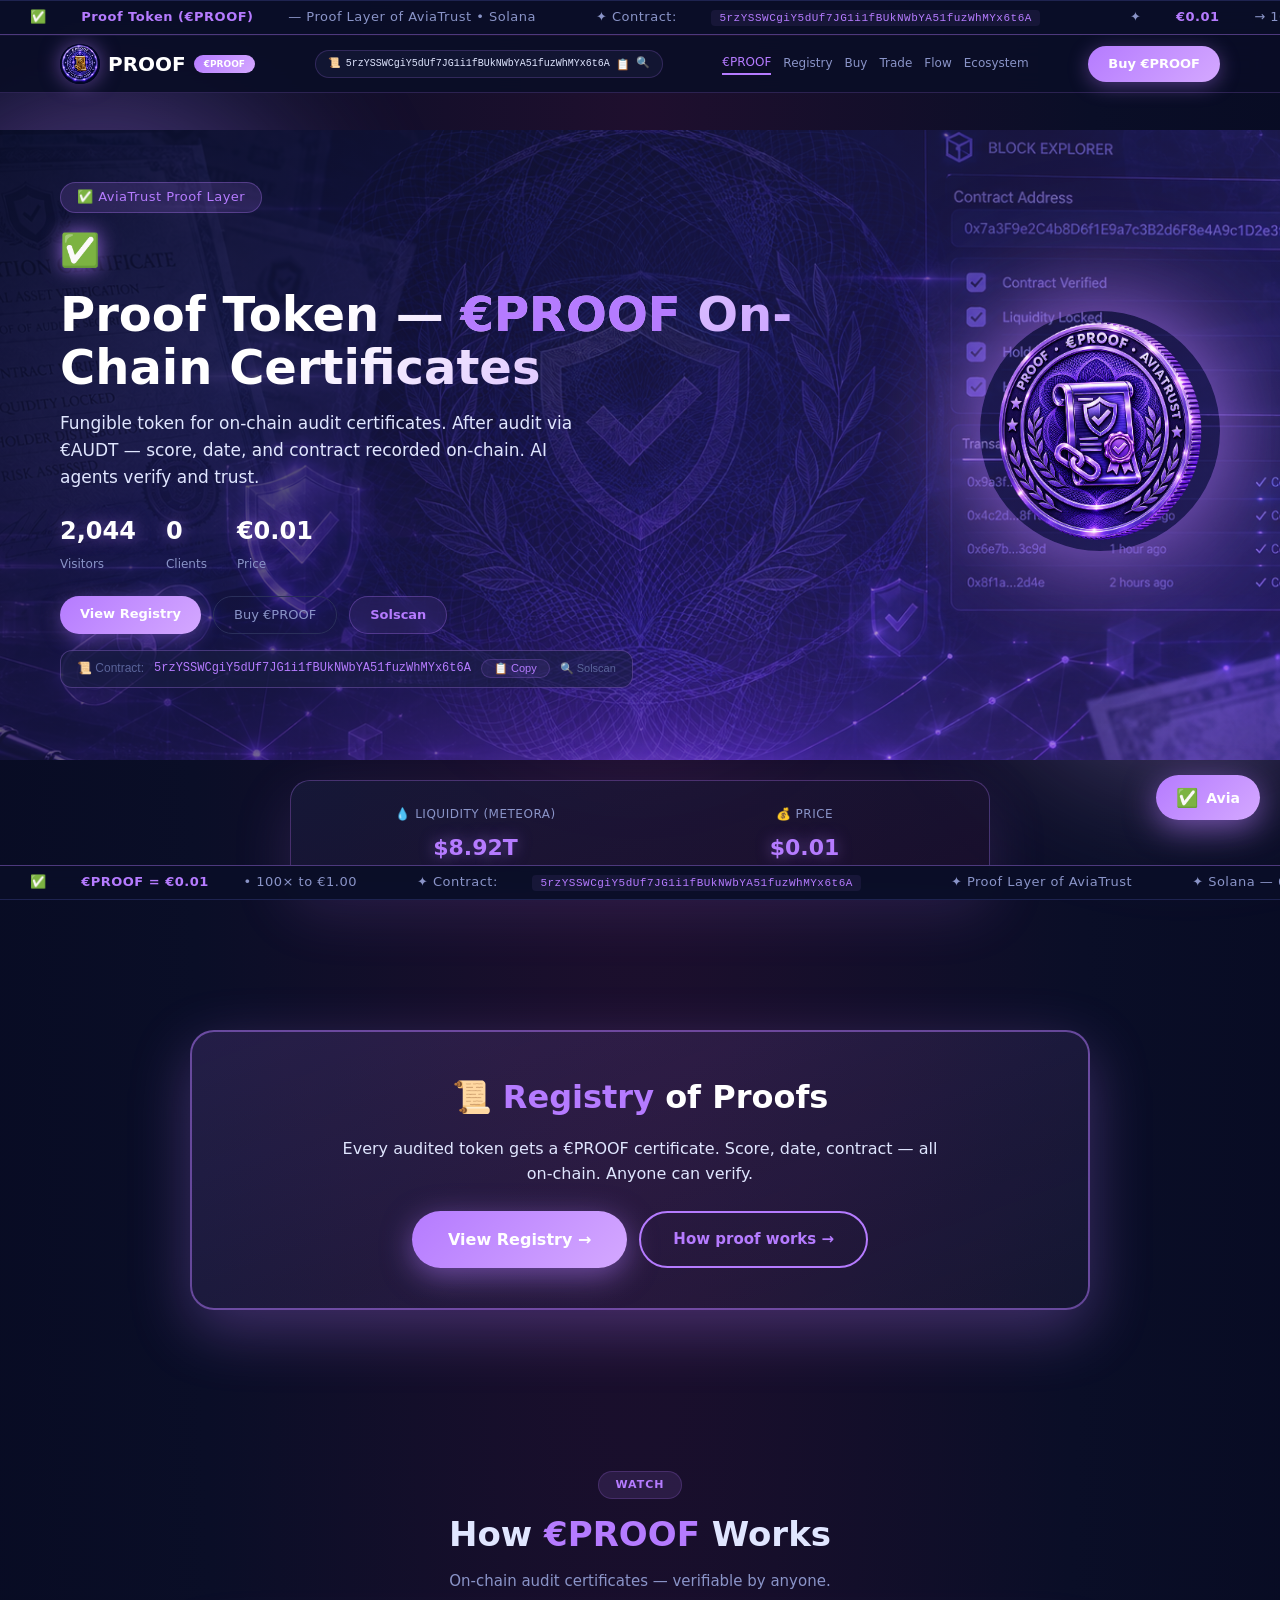
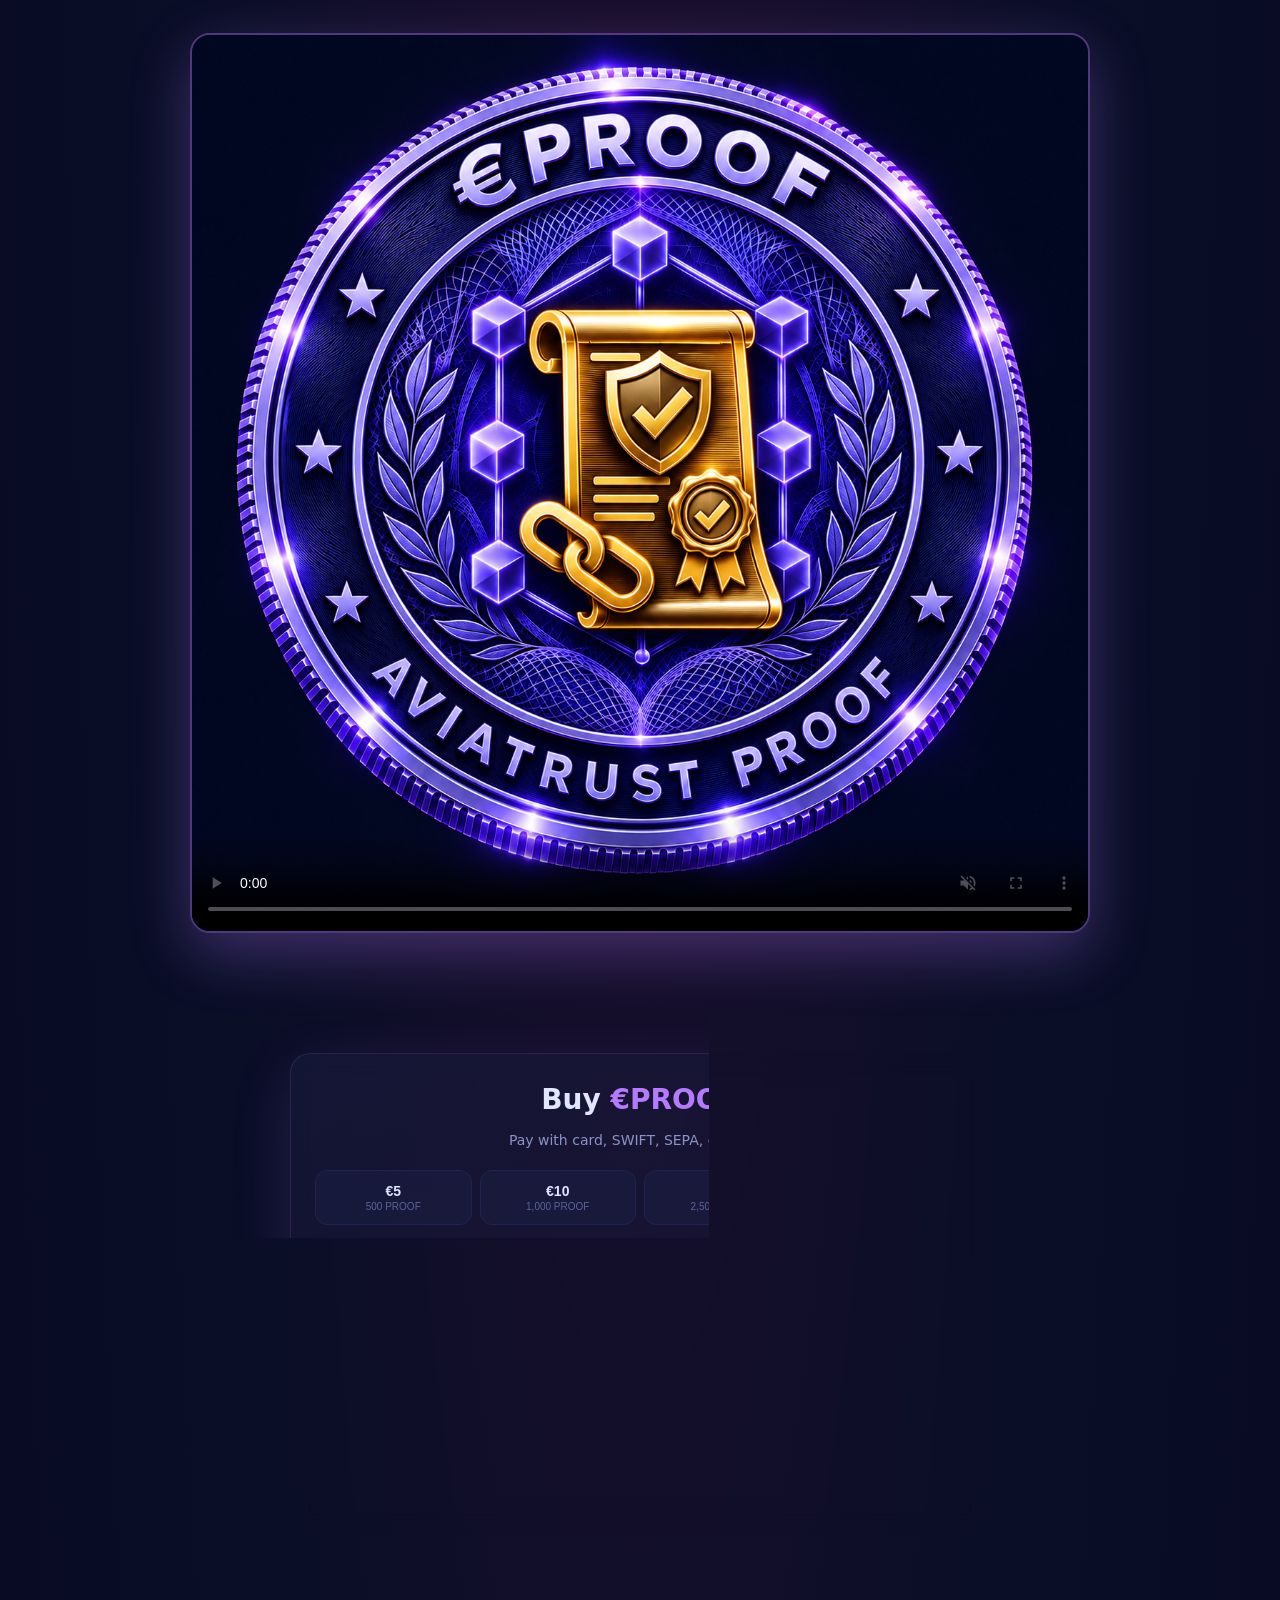
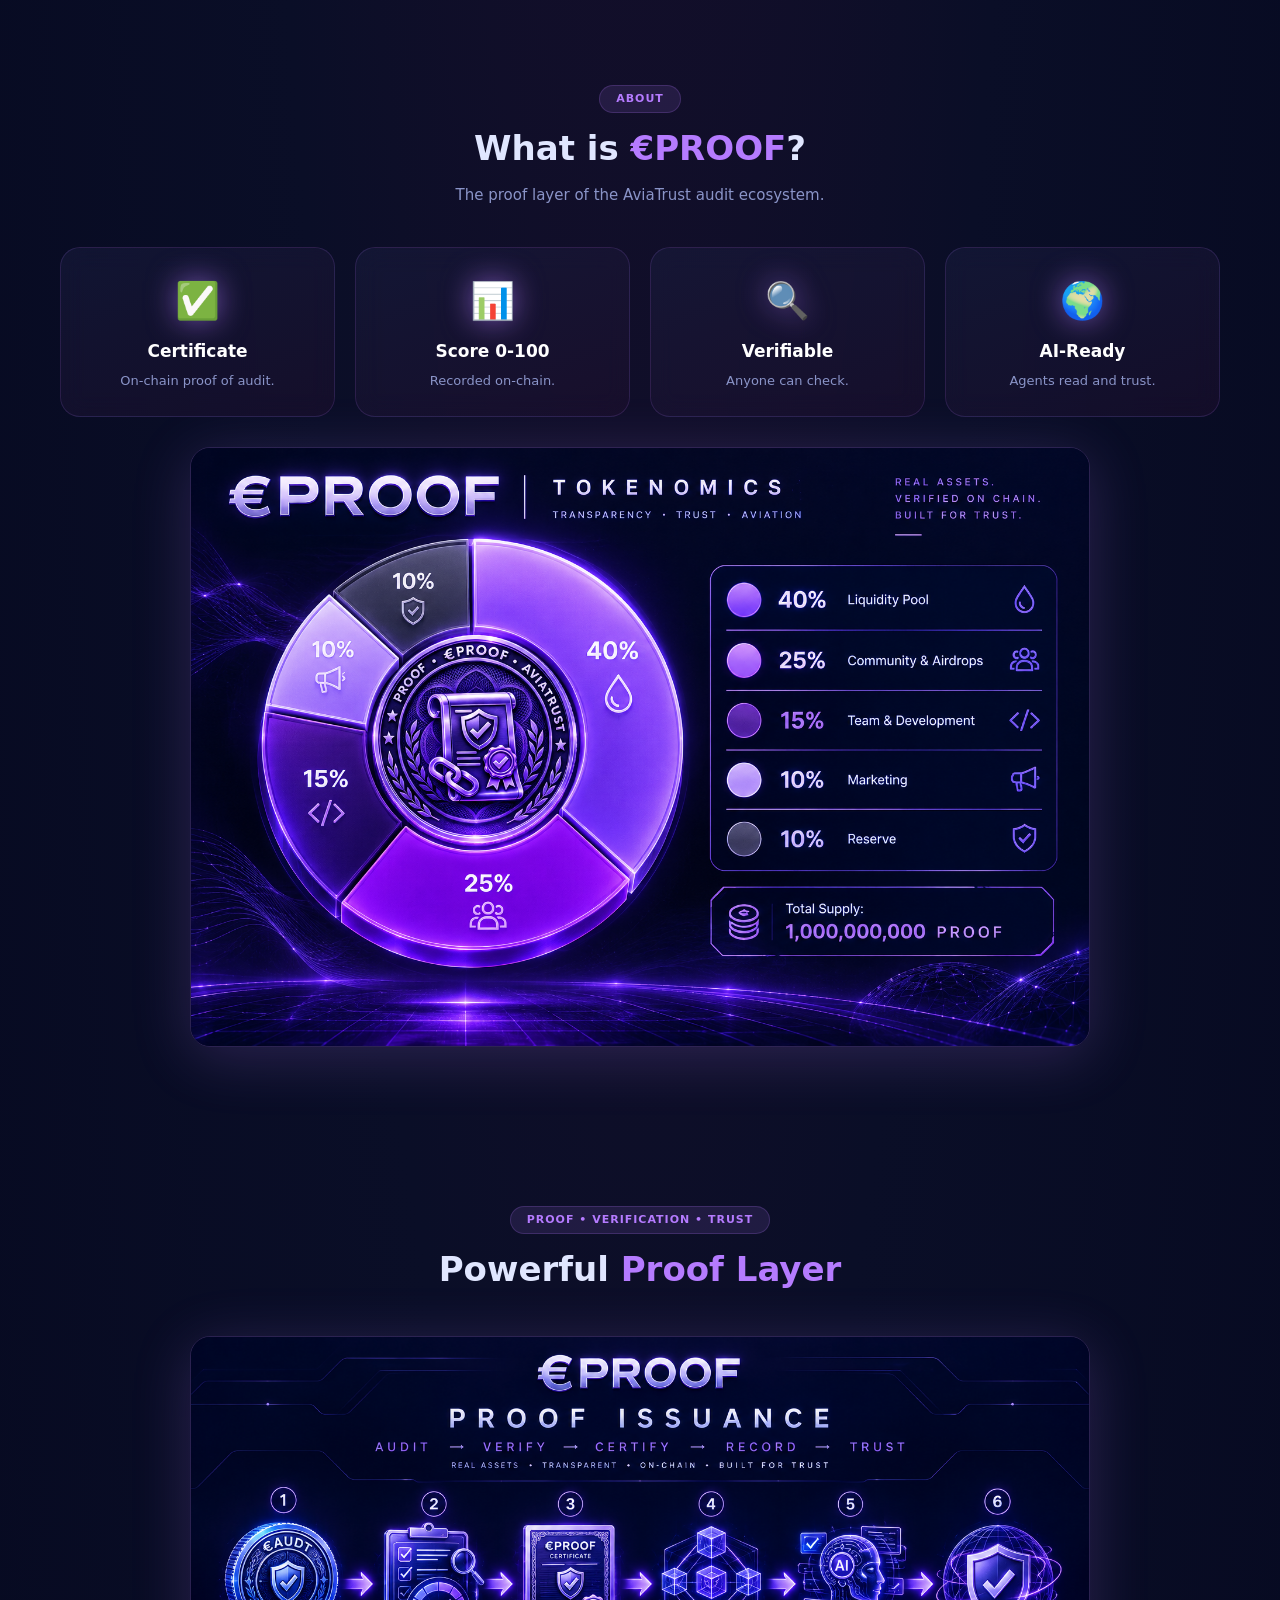
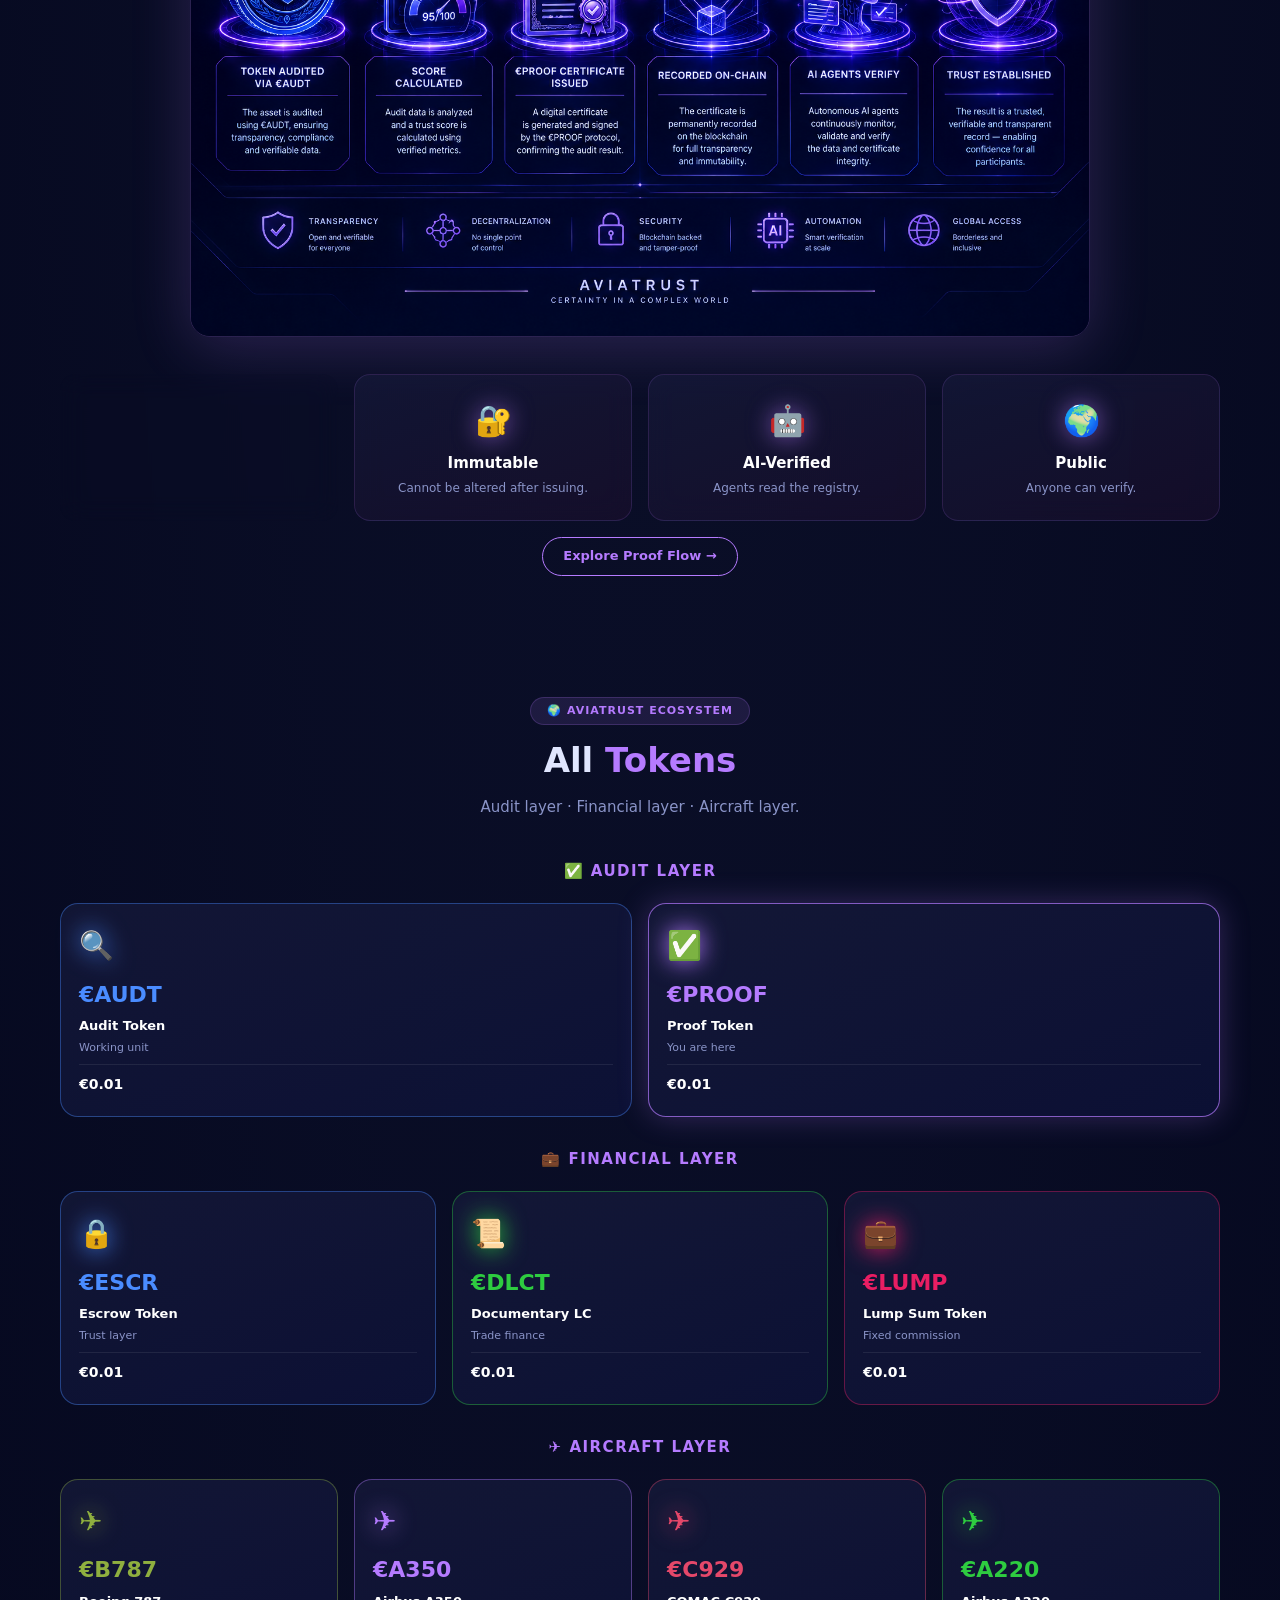
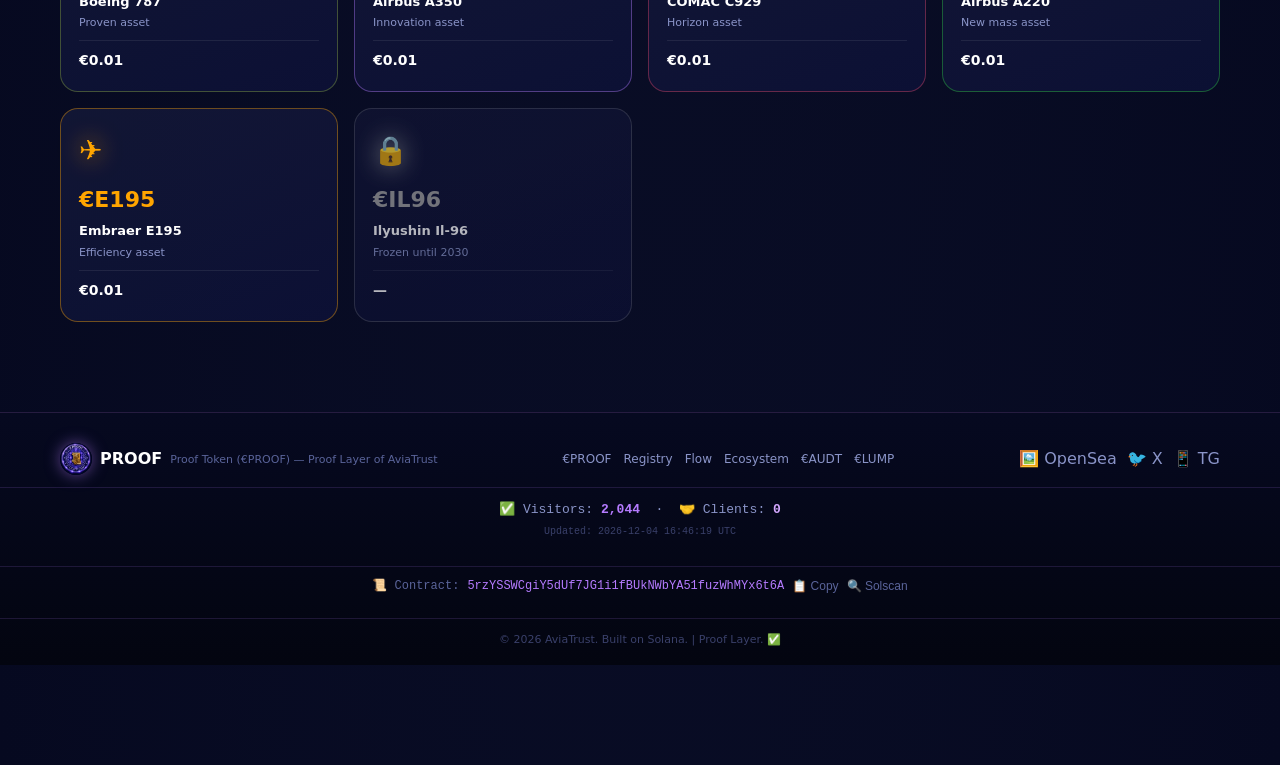
<file: index.html>
<!DOCTYPE html>
<html lang="en">
<head>
<meta charset="UTF-8" />
<meta name="viewport" content="width=device-width, initial-scale=1.0"/>
<title>Proof Token (€PROOF) — Proof Layer of AviaTrust</title>
<meta name="description" content="Proof Token on Solana. On-chain audit certificates for any Solana project. €0.01 → target ×100." />
<link rel="icon" href="proof_logo.png" />
<link rel="stylesheet" href="ai-agent.css" />
<style>
* { margin: 0; padding: 0; box-sizing: border-box; }
body { font-family: 'Segoe UI', system-ui, sans-serif; background: radial-gradient(ellipse at top, #1F0F2E 0%, #0A0E27 50%, #060920 100%); color: #E0E6FF; line-height: 1.6; overflow-x: hidden; padding-top: 130px; padding-bottom: 60px; }
.container { max-width: 1200px; margin: 0 auto; padding: 0 20px; }
.orb { position: fixed; border-radius: 50%; pointer-events: none; filter: blur(80px); opacity: 0.4; z-index: 0; }
.orb-1 { width: 400px; height: 400px; background: #B57BFF; top: 10%; left: -100px; }
.orb-2 { width: 350px; height: 350px; background: #D4A8FF; bottom: 15%; right: -80px; }
.orb-3 { width: 250px; height: 250px; background: #B57BFF; top: 50%; left: 40%; opacity: 0.2; }
.ticker { position: fixed; left: 0; width: 100%; z-index: 1000; background: rgba(10, 14, 39, 0.95); border-top: 1px solid #1E2350; border-bottom: 1px solid #1E2350; overflow: hidden; padding: 6px 0; backdrop-filter: blur(8px); }
.ticker-top { top: 0; border-bottom: 1px solid rgba(181,123,255,0.4); }
.ticker-bottom { bottom: 0; border-top: 1px solid rgba(181,123,255,0.4); }
.ticker-track { display: flex; white-space: nowrap; animation: tickerScroll 45s linear infinite; width: max-content; }
.ticker-track span { margin: 0 30px; font-size: 13px; color: #8A94C8; letter-spacing: 0.5px; flex-shrink: 0; }
.ticker-track .highlight-ticker { color: #B57BFF; font-weight: 600; }
.ticker-track .contract-ticker { font-family: 'Courier New', monospace; color: #B57BFF; background: rgba(181,123,255,0.08); padding: 2px 8px; border-radius: 4px; font-size: 11px; }
@keyframes tickerScroll { 0% { transform: translateX(0); } 100% { transform: translateX(-50%); } }
.ticker-bottom .ticker-track { animation-duration: 38s; }
header { position: fixed; top: 36px; left: 0; width: 100%; background: rgba(10, 14, 39, 0.92); backdrop-filter: blur(12px); z-index: 900; border-bottom: 1px solid rgba(181,123,255,0.2); padding: 8px 0; }
.header-inner { display: flex; align-items: center; justify-content: space-between; flex-wrap: wrap; gap: 8px; }
.logo { display: flex; align-items: center; gap: 8px; }
.logo img { height: 40px; width: auto; border-radius: 50%; box-shadow: 0 0 20px rgba(181,123,255,0.5); }
.logo-text { font-size: 20px; font-weight: 700; color: #fff; }
.logo-badge { font-size: 9px; background: linear-gradient(135deg, #B57BFF, #D4A8FF); color: #fff; padding: 2px 10px; border-radius: 20px; font-weight: 700; text-transform: uppercase; }
.header-contract { font-size: 10px; color: #5A649A; background: rgba(26,30,65,0.5); padding: 4px 12px; border-radius: 20px; border: 1px solid rgba(181,123,255,0.2); display: inline-flex; align-items: center; gap: 6px; font-family: 'Courier New', monospace; }
.header-contract .addr { color: #E0E6FF; }
.header-contract .copy-btn { background: transparent; border: none; color: #5A649A; cursor: pointer; font-size: 11px; }
.header-contract .copy-btn:hover { color: #B57BFF; }
.header-contract .solscan-link { color: #5A649A; text-decoration: none; font-size: 11px; }
.header-contract .solscan-link:hover { color: #B57BFF; }
nav { display: flex; gap: 12px; align-items: center; flex-wrap: wrap; }
nav a { color: #8A94C8; text-decoration: none; font-size: 12px; font-weight: 500; transition: 0.3s; }
nav a:hover { color: #B57BFF; }
nav a.active { color: #B57BFF; border-bottom: 2px solid #B57BFF; }
.btn-primary { background: linear-gradient(135deg, #B57BFF 0%, #D4A8FF 100%); color: #fff; padding: 8px 20px; border-radius: 30px; font-weight: 700; text-decoration: none; transition: 0.3s; border: none; cursor: pointer; display: inline-block; font-size: 13px; box-shadow: 0 4px 20px rgba(181,123,255,0.4); }
.btn-primary:hover { transform: translateY(-2px); box-shadow: 0 8px 30px rgba(181,123,255,0.7); }
.btn-secondary { background: transparent; color: #B57BFF; padding: 8px 20px; border-radius: 30px; font-weight: 600; text-decoration: none; border: 1px solid #B57BFF; transition: 0.3s; display: inline-block; font-size: 13px; }
.btn-secondary:hover { background: #B57BFF; color: #fff; box-shadow: 0 0 20px rgba(181,123,255,0.5); }
.btn-outline { background: transparent; color: #8A94C8; padding: 8px 20px; border-radius: 30px; font-weight: 500; text-decoration: none; border: 1px solid #2A2F5A; transition: 0.3s; display: inline-block; font-size: 13px; }
.btn-outline:hover { border-color: #B57BFF; color: #fff; }
.btn-glass { background: rgba(181,123,255, 0.08); backdrop-filter: blur(10px); color: #B57BFF; padding: 8px 20px; border-radius: 30px; font-weight: 600; text-decoration: none; border: 1px solid rgba(181,123,255,0.3); transition: 0.3s; display: inline-block; font-size: 13px; }
.btn-glass:hover { background: rgba(181,123,255,0.2); box-shadow: 0 0 25px rgba(181,123,255,0.4); }
.hero { padding: 20px 0 40px; position: relative; z-index: 1; min-height: 70vh; display: flex; align-items: center; background-image: url('proof_hero_bg.png'); background-size: cover; background-position: center; background-attachment: fixed; }
.hero::before { content: ''; position: absolute; top: 0; left: 0; right: 0; bottom: 0; background: linear-gradient(135deg, rgba(10,14,39,0.92) 0%, rgba(181,123,255,0.2) 100%); z-index: -1; }
.hero-inner { display: flex; align-items: center; gap: 40px; position: relative; z-index: 1; }
.hero-content { flex: 1; }
.hero-tag { display: inline-block; background: rgba(181,123,255,0.15); color: #B57BFF; padding: 4px 16px; border-radius: 20px; font-size: 13px; font-weight: 500; letter-spacing: 0.5px; margin-bottom: 12px; border: 1px solid rgba(181,123,255,0.3); }
.hero h1 { font-size: 48px; font-weight: 800; line-height: 1.1; margin-bottom: 16px; background: linear-gradient(135deg, #fff 30%, #B57BFF 100%); -webkit-background-clip: text; -webkit-text-fill-color: transparent; background-clip: text; }
.hero h1 .highlight { color: #B57BFF; -webkit-text-fill-color: #B57BFF; }
.hero .plane-icon { display: block; font-size: 32px; color: #B57BFF; margin-bottom: 12px; text-shadow: 0 0 20px rgba(181,123,255,0.8); }
.hero p { font-size: 17px; color: #E0E6FF; max-width: 520px; margin-bottom: 20px; }
.hero-stats { display: flex; gap: 30px; margin-bottom: 20px; flex-wrap: wrap; }
.stat-number { display: block; font-size: 24px; font-weight: 700; color: #fff; text-shadow: 0 0 15px rgba(181,123,255,0.5); }
.stat-label { font-size: 12px; color: #8A94C8; }
.hero-actions { display: flex; gap: 12px; flex-wrap: wrap; }
.contract-hero { margin-top: 16px; padding: 8px 16px; background: rgba(26,30,65,0.6); border-radius: 12px; border: 1px solid rgba(181,123,255,0.3); display: inline-flex; align-items: center; gap: 10px; flex-wrap: wrap; font-size: 12px; font-family: 'Courier New', monospace; }
.contract-hero .label { color: #5A649A; font-family: 'Segoe UI', sans-serif; }
.contract-hero .addr { color: #B57BFF; }
.contract-hero .copy-btn { background: rgba(181,123,255,0.08); border: 1px solid rgba(181,123,255,0.2); color: #B57BFF; padding: 2px 12px; border-radius: 16px; cursor: pointer; font-size: 11px; transition: 0.2s; font-family: 'Segoe UI', sans-serif; }
.contract-hero .copy-btn:hover { background: rgba(181,123,255,0.2); }
.contract-hero .solscan-link { color: #5A649A; text-decoration: none; font-size: 11px; font-family: 'Segoe UI', sans-serif; }
.contract-hero .solscan-link:hover { color: #fff; }
.hero-visual { flex: 0 0 240px; text-align: center; }
.hero-coin { width: 240px; height: 240px; border-radius: 50%; object-fit: cover; box-shadow: 0 0 100px rgba(181,123,255,0.7), 0 0 150px rgba(181,123,255,0.4); animation: floatCoin 4s ease-in-out infinite; }
@keyframes floatCoin { 0%, 100% { transform: translateY(0) rotate(0deg); } 50% { transform: translateY(-15px) rotate(5deg); } }

/* LIQUIDITY BLOCK */
.liquidity-section { padding: 20px 0 40px; position: relative; z-index: 1; }
.liquidity-block { display: grid; grid-template-columns: repeat(2, 1fr); gap: 16px; max-width: 700px; margin: 0 auto; background: linear-gradient(160deg, rgba(26,30,65,0.6), rgba(31,15,46,0.6)); border: 1px solid rgba(181,123,255,0.3); border-radius: 20px; padding: 24px 28px; box-shadow: 0 20px 60px rgba(181,123,255,0.15); }
.liq-item { text-align: center; }
.liq-label { font-size: 12px; color: #8A94C8; margin-bottom: 6px; text-transform: uppercase; letter-spacing: 0.5px; }
.liq-value { font-size: 22px; font-weight: 700; color: #B57BFF; text-shadow: 0 0 15px rgba(181,123,255,0.5); }
@media (max-width: 600px) { .liquidity-block { grid-template-columns: 1fr; gap: 20px; } }

.video-section { padding: 60px 0; position: relative; z-index: 1; }
.video-wrapper { max-width: 900px; margin: 0 auto; border-radius: 20px; overflow: hidden; border: 2px solid rgba(181,123,255,0.4); box-shadow: 0 20px 60px rgba(181,123,255,0.3); transition: 0.3s; }
.video-wrapper:hover { box-shadow: 0 20px 80px rgba(181,123,255,0.6); transform: translateY(-4px); border-color: #B57BFF; }
.video-wrapper video { width: 100%; display: block; }
.quick-buy { max-width: 700px; margin: 0 auto 30px; background: linear-gradient(160deg, rgba(26,30,65,0.6) 0%, rgba(31,15,46,0.6) 100%); border: 1px solid rgba(181,123,255,0.3); border-radius: 24px; padding: 28px 32px; backdrop-filter: blur(12px); text-align: center; box-shadow: 0 20px 60px rgba(181,123,255,0.15); }
.quick-buy h2 { font-size: 28px; margin-bottom: 6px; }
.quick-buy h2 .highlight { color: #B57BFF; }
.quick-buy .sub { color: #8A94C8; margin-bottom: 18px; font-size: 14px; }
.buy-amount-grid { display: grid; grid-template-columns: repeat(4, 1fr); gap: 8px; margin-bottom: 16px; }
.buy-amount-btn { background: rgba(26,30,65,0.6); border: 1px solid #1E2350; border-radius: 12px; padding: 12px 6px; color: #E0E6FF; font-size: 14px; font-weight: 600; cursor: pointer; transition: 0.3s; }
.buy-amount-btn:hover, .buy-amount-btn.active { border-color: #B57BFF; background: rgba(181,123,255,0.15); color: #B57BFF; box-shadow: 0 0 20px rgba(181,123,255,0.3); }
.buy-amount-btn small { display: block; font-size: 10px; font-weight: 400; color: #5A649A; margin-top: 2px; }
.buy-amount-btn.active small { color: #B57BFF; }
.buy-custom-row { display: flex; gap: 8px; margin-bottom: 16px; }
.buy-custom-row input { flex: 1; padding: 10px 14px; border-radius: 12px; border: 1px solid #1E2350; background: #060920; color: #fff; font-size: 15px; outline: none; min-width: 0; }
.buy-custom-row input:focus { border-color: #B57BFF; }
.buy-custom-row input::placeholder { color: #3A406A; }
.buy-total { background: rgba(0,0,0,0.3); border-radius: 12px; padding: 10px; margin-bottom: 16px; font-size: 14px; color: #8A94C8; }
.buy-total strong { color: #fff; font-size: 18px; }
.buy-links-grid { display: grid; grid-template-columns: repeat(4, 1fr); gap: 8px; margin-top: 12px; }
.buy-links-grid a { background: rgba(181,123,255,0.08); border: 1px solid #1E2350; border-radius: 12px; padding: 10px 6px; color: #8A94C8; text-decoration: none; font-size: 11px; transition: 0.3s; text-align: center; }
.buy-links-grid a:hover { border-color: #B57BFF; color: #B57BFF; background: rgba(181,123,255,0.05); }
.buy-links-grid a .icon { display: block; font-size: 18px; margin-bottom: 2px; }
section { padding: 60px 0; position: relative; z-index: 1; }
.section-header { text-align: center; margin-bottom: 40px; }
.section-tag { display: inline-block; background: rgba(181,123,255,0.12); color: #B57BFF; padding: 4px 16px; border-radius: 20px; font-size: 11px; font-weight: 600; text-transform: uppercase; letter-spacing: 1px; border: 1px solid rgba(181,123,255,0.2); }
.section-header h2 { font-size: 34px; font-weight: 700; margin: 8px 0; }
.section-header h2 .highlight { color: #B57BFF; }
.section-header p { color: #8A94C8; max-width: 600px; margin: 0 auto; font-size: 15px; }
.glass-card { background: linear-gradient(160deg, rgba(26, 30, 65, 0.5) 0%, rgba(31, 15, 46, 0.5) 100%); backdrop-filter: blur(12px); border: 1px solid rgba(181,123,255,0.15); border-radius: 20px; padding: 24px 24px; transition: 0.4s; }
.glass-card:hover { border-color: rgba(181,123,255,0.4); transform: translateY(-4px); box-shadow: 0 20px 40px rgba(181,123,255,0.15); }
.about-grid { display: grid; grid-template-columns: repeat(auto-fit, minmax(200px, 1fr)); gap: 20px; }
.about-card { text-align: center; padding: 24px; }
.about-icon { font-size: 36px; margin-bottom: 8px; filter: drop-shadow(0 0 15px rgba(181,123,255,0.6)); }
.about-card h3 { font-size: 17px; margin-bottom: 6px; color: #fff; }
.about-card p { font-size: 13px; color: #8A94C8; }
.rwa-grid { display: grid; grid-template-columns: repeat(auto-fit, minmax(220px, 1fr)); gap: 16px; }
.rwa-card { background: linear-gradient(160deg, rgba(26,30,65,0.5), rgba(31,15,46,0.5)); border: 1px solid rgba(181,123,255,0.15); border-radius: 16px; padding: 22px 18px; text-align: center; transition: 0.3s; }
.rwa-card:hover { border-color: #B57BFF; transform: translateY(-4px); box-shadow: 0 15px 30px rgba(181,123,255,0.2); }
.rwa-card .rwa-icon { font-size: 30px; margin-bottom: 6px; filter: drop-shadow(0 0 12px rgba(181,123,255,0.6)); }
.rwa-card h4 { color: #fff; font-size: 15px; }
.rwa-card p { color: #8A94C8; font-size: 12px; margin-top: 4px; }
.image-block { max-width: 900px; margin: 30px auto; text-align: center; }
.image-block img { max-width: 100%; border-radius: 20px; border: 1px solid rgba(181,123,255,0.2); box-shadow: 0 10px 60px rgba(181,123,255,0.2); }
.cta-registry { max-width: 900px; margin: 40px auto; background: linear-gradient(160deg, rgba(181,123,255,0.15), rgba(212,168,255,0.05)); border: 2px solid rgba(181,123,255,0.5); border-radius: 24px; padding: 40px 32px; text-align: center; box-shadow: 0 20px 60px rgba(181,123,255,0.3); }
.cta-registry h2 { font-size: 32px; color: #fff; margin-bottom: 12px; }
.cta-registry h2 .highlight { color: #B57BFF; }
.cta-registry p { color: #E0E6FF; font-size: 16px; margin-bottom: 24px; max-width: 600px; margin-left: auto; margin-right: auto; }
.cta-registry .cta-buttons { display: flex; gap: 12px; justify-content: center; flex-wrap: wrap; }
.cta-registry .btn-cta { background: linear-gradient(135deg, #B57BFF 0%, #D4A8FF 100%); color: #fff; padding: 16px 36px; border-radius: 30px; font-weight: 700; font-size: 16px; text-decoration: none; box-shadow: 0 8px 30px rgba(181,123,255,0.5); transition: 0.3s; }
.cta-registry .btn-cta:hover { transform: translateY(-3px); box-shadow: 0 12px 40px rgba(181,123,255,0.8); }
.cta-registry .btn-cta-outline { background: transparent; color: #B57BFF; border: 2px solid #B57BFF; padding: 14px 32px; border-radius: 30px; font-weight: 600; font-size: 15px; text-decoration: none; transition: 0.3s; }
.cta-registry .btn-cta-outline:hover { background: rgba(181,123,255,0.1); }
.token-block-title { text-align: center; font-size: 15px; font-weight: 700; color: #B57BFF; text-transform: uppercase; letter-spacing: 1.5px; margin: 30px 0 20px; }
.token-grid { display: grid; grid-template-columns: repeat(auto-fit, minmax(220px, 1fr)); gap: 16px; margin-bottom: 30px; }
.token-tile { display: block; padding: 20px 18px; border-radius: 18px; text-decoration: none; color: #E0E6FF; background: linear-gradient(160deg, rgba(26, 30, 65, 0.6) 0%, rgba(15, 20, 64, 0.6) 100%); border: 1px solid rgba(255, 255, 255, 0.08); transition: 0.3s; }
.token-tile:hover { transform: translateY(-4px); box-shadow: 0 20px 40px rgba(0, 0, 0, 0.4); }
.token-tile-icon { font-size: 28px; margin-bottom: 8px; filter: drop-shadow(0 0 12px currentColor); }
.token-tile-symbol { font-size: 22px; font-weight: 800; margin-bottom: 4px; }
.token-tile-name { font-size: 13px; color: #fff; font-weight: 600; margin-bottom: 2px; }
.token-tile-desc { font-size: 11px; color: #8A94C8; margin-bottom: 8px; }
.token-tile-price { font-size: 14px; font-weight: 700; color: #fff; padding-top: 8px; border-top: 1px solid rgba(255, 255, 255, 0.08); }
.token-proof { border-color: rgba(181,123,255,0.7); color: #B57BFF; box-shadow: 0 0 30px rgba(181,123,255,0.25); }
.token-audt { border-color: rgba(74,140,255,0.4); color: #4A8CFF; }
.token-escr { border-color: rgba(74,140,255,0.4); color: #4A8CFF; }
.token-dlct { border-color: rgba(46,204,64,0.4); color: #2ECC40; }
.token-lump { border-color: rgba(233,30,99,0.4); color: #E91E63; }
.token-b787 { border-color: rgba(143,175,63,0.4); color: #8FAF3F; }
.token-a350 { border-color: rgba(181,123,255,0.4); color: #B57BFF; }
.token-c929 { border-color: rgba(229,72,106,0.4); color: #E5486A; }
.token-a220 { border-color: rgba(46,204,64,0.4); color: #2ECC40; }
.token-e195 { border-color: rgba(255,165,0,0.4); color: #FFA500; }
.token-il96 { border-color: rgba(160,160,160,0.3); color: #A0A0A0; opacity: 0.7; }
footer { background: linear-gradient(180deg, #060920 0%, #030510 100%); padding: 30px 0 16px; position: relative; z-index: 1; border-top: 1px solid rgba(181,123,255,0.2); margin-bottom: 40px; }
.footer-inner { display: flex; justify-content: space-between; align-items: center; flex-wrap: wrap; gap: 12px; }
.footer-brand { display: flex; align-items: center; gap: 8px; }
.footer-brand img { height: 32px; width: auto; border-radius: 50%; box-shadow: 0 0 15px rgba(181,123,255,0.5); }
.footer-brand .logo-text { font-size: 16px; }
.footer-brand p { font-size: 11px; color: #5A649A; margin-top: 2px; }
.footer-links { display: flex; gap: 12px; flex-wrap: wrap; }
.footer-links a { color: #8A94C8; text-decoration: none; font-size: 12px; }
.footer-links a:hover { color: #B57BFF; }
.footer-social { display: flex; gap: 10px; }
.footer-social a { color: #8A94C8; text-decoration: none; font-size: 16px; }
.footer-social a:hover { color: #B57BFF; }
.footer-counter { text-align: center; padding: 12px 0; border-top: 1px solid rgba(181,123,255,0.15); margin-top: 12px; font-size: 13px; color: #8A94C8; font-family: 'Courier New', monospace; }
.footer-counter .counter-visitors { color: #B57BFF; font-weight: 600; }
.footer-counter .counter-clients { color: #D4A8FF; font-weight: 600; }
.footer-counter .time { font-size: 10px; color: #3A406A; }
.footer-contract { text-align: center; padding: 10px 0; border-top: 1px solid rgba(181,123,255,0.15); margin-top: 12px; font-size: 12px; color: #5A649A; display: flex; align-items: center; justify-content: center; gap: 8px; flex-wrap: wrap; font-family: 'Courier New', monospace; }
.footer-contract .addr { color: #B57BFF; }
.footer-contract .copy-btn { background: transparent; border: none; color: #5A649A; cursor: pointer; font-size: 12px; font-family: 'Segoe UI', sans-serif; }
.footer-contract .copy-btn:hover { color: #B57BFF; }
.footer-contract .solscan-link { color: #5A649A; text-decoration: none; font-size: 12px; font-family: 'Segoe UI', sans-serif; }
.footer-contract .solscan-link:hover { color: #fff; }
.footer-bottom { text-align: center; padding-top: 12px; border-top: 1px solid rgba(181,123,255,0.15); margin-top: 12px; font-size: 11px; color: #3A406A; }
@media (max-width: 768px) {
  body { padding-top: 180px; }
  header { top: 34px; padding: 6px 0; }
  .header-inner { flex-direction: column; align-items: stretch; }
  .header-contract { font-size: 9px; padding: 2px 8px; justify-content: center; }
  nav { justify-content: center; gap: 6px; }
  nav a { font-size: 10px; }
  .hero { padding: 10px 0 30px; background-attachment: scroll; }
  .hero-inner { flex-direction: column; text-align: center; }
  .hero h1 { font-size: 32px; }
  .hero-stats { justify-content: center; gap: 14px; }
  .hero-actions { justify-content: center; }
  .contract-hero { justify-content: center; font-size: 10px; }
  .hero-visual { flex: 0 0 160px; }
  .hero-coin { width: 160px; height: 160px; }
  .quick-buy { padding: 16px; }
  .buy-amount-grid { grid-template-columns: repeat(2, 1fr); }
  .buy-links-grid { grid-template-columns: 1fr 1fr; }
  .buy-custom-row { flex-direction: column; }
  section { padding: 30px 0; }
  .footer-inner { flex-direction: column; text-align: center; }
  .footer-contract { font-size: 10px; flex-direction: column; gap: 4px; }
  .cta-registry { padding: 24px 16px; }
  .cta-registry h2 { font-size: 24px; }
}
@media (max-width: 480px) {
  .hero h1 { font-size: 26px; }
  .hero-stats { gap: 8px; }
  .stat-number { font-size: 16px; }
  .buy-amount-grid { grid-template-columns: 1fr 1fr; }
  .buy-links-grid { grid-template-columns: 1fr; }
  .header-contract { display: none; }
  .orb { display: none; }
}
</style>
</head>
<body>

<div class="orb orb-1"></div>
<div class="orb orb-2"></div>
<div class="orb orb-3"></div>

<div class="ticker ticker-top">
  <div class="ticker-track">
    <span>✅ <span class="highlight-ticker">Proof Token (€PROOF)</span> — Proof Layer of AviaTrust • Solana</span>
    <span>✦ Contract: <span class="contract-ticker">5rzYSSWCgiY5dUf7JG1i1fBUkNWbYA51fuzWhMYx6t6A</span></span>
    <span>✦ <span class="highlight-ticker">€0.01</span> → 100× to €1.00</span>
    <span>✦ Token-2022 • 1% Transfer Fee</span>
    <span>✦ On-chain audit certificates</span>
    <span>✦ Registry: registry.html</span>
    <span>✅ <span class="highlight-ticker">Proof Token (€PROOF)</span> — Proof Layer of AviaTrust • Solana</span>
    <span>✦ Contract: <span class="contract-ticker">5rzYSSWCgiY5dUf7JG1i1fBUkNWbYA51fuzWhMYx6t6A</span></span>
    <span>✦ <span class="highlight-ticker">€0.01</span> → 100× to €1.00</span>
    <span>✦ Token-2022 • 1% Transfer Fee</span>
    <span>✦ On-chain audit certificates</span>
    <span>✦ Registry: registry.html</span>
  </div>
</div>

<header>
  <div class="container header-inner">
    <div class="logo">
      <img src="proof_logo.png" alt="€PROOF Logo" />
      <span class="logo-text">PROOF</span>
      <span class="logo-badge">€PROOF</span>
    </div>
    <div class="header-contract">
      📜 <span class="addr">5rzYSSWCgiY5dUf7JG1i1fBUkNWbYA51fuzWhMYx6t6A</span>
      <button onclick="navigator.clipboard.writeText('5rzYSSWCgiY5dUf7JG1i1fBUkNWbYA51fuzWhMYx6t6A')" class="copy-btn">📋</button>
      <a href="https://solscan.io/token/5rzYSSWCgiY5dUf7JG1i1fBUkNWbYA51fuzWhMYx6t6A" target="_blank" class="solscan-link">🔍</a>
    </div>
    <nav>
      <a href="index.html" class="active">€PROOF</a>
      <a href="registry.html">Registry</a>
      <a href="buy.html">Buy</a>
      <a href="trade.html">Trade</a>
      <a href="fintech1.html">Flow</a>
      <a href="ecosystem.html">Ecosystem</a>
    </nav>
    <a href="buy.html" class="btn-primary">Buy €PROOF</a>
  </div>
</header>

<section class="hero">
  <div class="container hero-inner">
    <div class="hero-content">
      <div class="hero-tag">✅ AviaTrust Proof Layer</div>
      <span class="plane-icon">✅</span>
      <h1>Proof Token — <span class="highlight">€PROOF</span> On-Chain Certificates</h1>
      <p>Fungible token for on-chain audit certificates. After audit via €AUDT — score, date, and contract recorded on-chain. AI agents verify and trust.</p>
      <div class="hero-stats">
        <div class="stat"><span class="stat-number counter-visitors">2,030</span><span class="stat-label">Visitors</span></div>
        <div class="stat"><span class="stat-number counter-clients">0</span><span class="stat-label">Clients</span></div>
        <div class="stat"><span class="stat-number">€0.01</span><span class="stat-label">Price</span></div>
      </div>
      <div class="hero-actions">
        <a href="registry.html" class="btn-primary">View Registry</a>
        <a href="buy.html" class="btn-outline">Buy €PROOF</a>
        <a href="https://solscan.io/token/5rzYSSWCgiY5dUf7JG1i1fBUkNWbYA51fuzWhMYx6t6A" target="_blank" class="btn-glass">Solscan</a>
      </div>
      <div class="contract-hero">
        <span class="label">📜 Contract:</span>
        <span class="addr">5rzYSSWCgiY5dUf7JG1i1fBUkNWbYA51fuzWhMYx6t6A</span>
        <button onclick="navigator.clipboard.writeText('5rzYSSWCgiY5dUf7JG1i1fBUkNWbYA51fuzWhMYx6t6A')" class="copy-btn">📋 Copy</button>
        <a href="https://solscan.io/token/5rzYSSWCgiY5dUf7JG1i1fBUkNWbYA51fuzWhMYx6t6A" target="_blank" class="solscan-link">🔍 Solscan</a>
      </div>
    </div>
    <div class="hero-visual">
      <img src="proof_coin.png" alt="€PROOF Coin" class="hero-coin" onerror="this.onerror=null;this.src='proof_logo.png';" />
    </div>
  </div>
</section>

<section class="liquidity-section">
  <div class="container">
    <div class="liquidity-block">
      <div class="liq-item">
        <div class="liq-label">💧 Liquidity (Meteora)</div>
        <div class="liq-value" id="liqLiquidity">$8.92T</div>
      </div>
      <div class="liq-item">
        <div class="liq-label">💰 Price</div>
        <div class="liq-value" id="liqPrice">$0.01</div>
      </div>
    </div>
  </div>
</section>

<section>
  <div class="container">
    <div class="cta-registry">
      <h2>📜 <span class="highlight">Registry</span> of Proofs</h2>
      <p>Every audited token gets a €PROOF certificate. Score, date, contract — all on-chain. Anyone can verify.</p>
      <div class="cta-buttons">
        <a href="registry.html" class="btn-cta">View Registry →</a>
        <a href="fintech1.html" class="btn-cta-outline">How proof works →</a>
      </div>
    </div>
  </div>
</section>

<section class="video-section">
  <div class="container">
    <div class="section-header">
      <span class="section-tag">Watch</span>
      <h2>How <span class="highlight">€PROOF</span> Works</h2>
      <p>On-chain audit certificates — verifiable by anyone.</p>
    </div>
    <div class="video-wrapper">
      <video controls autoplay muted loop playsinline poster="proof_logo.png">
        <source src="proof_promo_video.mp4" type="video/mp4">
      </video>
    </div>
  </div>
</section>

<section id="buy">
  <div class="container">
    <div class="quick-buy glass-card">
      <h2>Buy <span class="highlight">€PROOF</span></h2>
      <p class="sub">Pay with card, SWIFT, SEPA, or crypto</p>
      <div class="buy-amount-grid">
        <button class="buy-amount-btn" data-usd="5">€5 <small>500 PROOF</small></button>
        <button class="buy-amount-btn" data-usd="10">€10 <small>1,000 PROOF</small></button>
        <button class="buy-amount-btn" data-usd="25">€25 <small>2,500 PROOF</small></button>
        <button class="buy-amount-btn active" data-usd="50">€50 <small>5,000 PROOF</small></button>
      </div>
      <div class="buy-custom-row">
        <input type="number" id="customAmount" placeholder="Enter amount in €" min="1" />
        <button class="btn-primary" id="setCustomBtn" style="padding: 10px 18px;">Apply</button>
      </div>
      <div class="buy-total">
        You get: <strong id="totalPROOF">5,000</strong> <span style="color:#B57BFF;">PROOF</span>
        &nbsp;·&nbsp; Price: <span id="displayPrice">€0.01</span>
      </div>
      <div class="buy-links-grid">
        <a href="https://jup.ag/tokens/5rzYSSWCgiY5dUf7JG1i1fBUkNWbYA51fuzWhMYx6t6A" target="_blank"><span class="icon">🔄</span> Jupiter</a>
        <a href="https://opensea.io/token/solana/5rzYSSWCgiY5dUf7JG1i1fBUkNWbYA51fuzWhMYx6t6A" target="_blank"><span class="icon">🖼️</span> OpenSea</a>
        <a href="https://solscan.io/token/5rzYSSWCgiY5dUf7JG1i1fBUkNWbYA51fuzWhMYx6t6A" target="_blank"><span class="icon">🔍</span> Solscan</a>
        <a href="buy.html" style="grid-column: span 4; background: rgba(181,123,255,0.12); border-color: #B57BFF; color: #B57BFF;"><span class="icon">💳</span> More Buy Options →</a>
      </div>
    </div>
  </div>
</section>

<section id="about">
  <div class="container">
    <div class="section-header">
      <span class="section-tag">About</span>
      <h2>What is <span class="highlight">€PROOF</span>?</h2>
      <p>The proof layer of the AviaTrust audit ecosystem.</p>
    </div>
    <div class="about-grid">
      <div class="about-card glass-card"><div class="about-icon">✅</div><h3>Certificate</h3><p>On-chain proof of audit.</p></div>
      <div class="about-card glass-card"><div class="about-icon">📊</div><h3>Score 0-100</h3><p>Recorded on-chain.</p></div>
      <div class="about-card glass-card"><div class="about-icon">🔍</div><h3>Verifiable</h3><p>Anyone can check.</p></div>
      <div class="about-card glass-card"><div class="about-icon">🌍</div><h3>AI-Ready</h3><p>Agents read and trust.</p></div>
    </div>
    <div class="image-block">
      <img src="proof_chart.png" alt="€PROOF Tokenomics Chart" />
    </div>
  </div>
</section>

<section id="fintech">
  <div class="container">
    <div class="section-header">
      <span class="section-tag">Proof • Verification • Trust</span>
      <h2>Powerful <span class="highlight">Proof Layer</span></h2>
    </div>
    <div class="image-block">
      <img src="proof_fintech_diagram.png" alt="€PROOF Fintech Diagram" />
    </div>
    <div class="rwa-grid">
      <div class="rwa-card glass-card"><div class="rwa-icon">📋</div><h4>Audit Record</h4><p>Score and date on-chain.</p></div>
      <div class="rwa-card glass-card"><div class="rwa-icon">🔐</div><h4>Immutable</h4><p>Cannot be altered after issuing.</p></div>
      <div class="rwa-card glass-card"><div class="rwa-icon">🤖</div><h4>AI-Verified</h4><p>Agents read the registry.</p></div>
      <div class="rwa-card glass-card"><div class="rwa-icon">🌍</div><h4>Public</h4><p>Anyone can verify.</p></div>
    </div>
    <div style="text-align:center; margin-top:16px;">
      <a href="fintech1.html" class="btn-secondary">Explore Proof Flow →</a>
    </div>
  </div>
</section>

<section id="tokens">
  <div class="container">
    <div class="section-header">
      <span class="section-tag">🌍 AviaTrust Ecosystem</span>
      <h2>All <span class="highlight">Tokens</span></h2>
      <p>Audit layer · Financial layer · Aircraft layer.</p>
    </div>

    <div class="token-block-title">✅ Audit Layer</div>
    <div class="token-grid">
      <a href="https://aviabank.github.io/audt/" target="_blank" class="token-tile token-audt">
        <div class="token-tile-icon">🔍</div>
        <div class="token-tile-symbol">€AUDT</div>
        <div class="token-tile-name">Audit Token</div>
        <div class="token-tile-desc">Working unit</div>
        <div class="token-tile-price">€0.01</div>
      </a>
      <a href="index.html" class="token-tile token-proof">
        <div class="token-tile-icon">✅</div>
        <div class="token-tile-symbol">€PROOF</div>
        <div class="token-tile-name">Proof Token</div>
        <div class="token-tile-desc">You are here</div>
        <div class="token-tile-price">€0.01</div>
      </a>
    </div>

    <div class="token-block-title">💼 Financial Layer</div>
    <div class="token-grid">
      <a href="https://aviabank.github.io/escr/" target="_blank" class="token-tile token-escr">
        <div class="token-tile-icon">🔒</div>
        <div class="token-tile-symbol">€ESCR</div>
        <div class="token-tile-name">Escrow Token</div>
        <div class="token-tile-desc">Trust layer</div>
        <div class="token-tile-price">€0.01</div>
      </a>
      <a href="https://aviabank.github.io/dlct/" target="_blank" class="token-tile token-dlct">
        <div class="token-tile-icon">📜</div>
        <div class="token-tile-symbol">€DLCT</div>
        <div class="token-tile-name">Documentary LC</div>
        <div class="token-tile-desc">Trade finance</div>
        <div class="token-tile-price">€0.01</div>
      </a>
      <a href="https://aviabank.github.io/lump/" target="_blank" class="token-tile token-lump">
        <div class="token-tile-icon">💼</div>
        <div class="token-tile-symbol">€LUMP</div>
        <div class="token-tile-name">Lump Sum Token</div>
        <div class="token-tile-desc">Fixed commission</div>
        <div class="token-tile-price">€0.01</div>
      </a>
    </div>

    <div class="token-block-title">✈️ Aircraft Layer</div>
    <div class="token-grid">
      <a href="https://aviabank.github.io/b787/" target="_blank" class="token-tile token-b787">
        <div class="token-tile-icon">✈️</div>
        <div class="token-tile-symbol">€B787</div>
        <div class="token-tile-name">Boeing 787</div>
        <div class="token-tile-desc">Proven asset</div>
        <div class="token-tile-price">€0.01</div>
      </a>
      <a href="https://aviabank.github.io/a350/" target="_blank" class="token-tile token-a350">
        <div class="token-tile-icon">✈️</div>
        <div class="token-tile-symbol">€A350</div>
        <div class="token-tile-name">Airbus A350</div>
        <div class="token-tile-desc">Innovation asset</div>
        <div class="token-tile-price">€0.01</div>
      </a>
      <a href="https://aviabank.github.io/c929/" target="_blank" class="token-tile token-c929">
        <div class="token-tile-icon">✈️</div>
        <div class="token-tile-symbol">€C929</div>
        <div class="token-tile-name">COMAC C929</div>
        <div class="token-tile-desc">Horizon asset</div>
        <div class="token-tile-price">€0.01</div>
      </a>
      <a href="https://aviabank.github.io/a220/" target="_blank" class="token-tile token-a220">
        <div class="token-tile-icon">✈️</div>
        <div class="token-tile-symbol">€A220</div>
        <div class="token-tile-name">Airbus A220</div>
        <div class="token-tile-desc">New mass asset</div>
        <div class="token-tile-price">€0.01</div>
      </a>
      <a href="https://aviabank.github.io/e195/" target="_blank" class="token-tile token-e195">
        <div class="token-tile-icon">✈️</div>
        <div class="token-tile-symbol">€E195</div>
        <div class="token-tile-name">Embraer E195</div>
        <div class="token-tile-desc">Efficiency asset</div>
        <div class="token-tile-price">€0.01</div>
      </a>
      <a href="https://aviabank.github.io/il96/" target="_blank" class="token-tile token-il96">
        <div class="token-tile-icon">🔒</div>
        <div class="token-tile-symbol">€IL96</div>
        <div class="token-tile-name">Ilyushin Il-96</div>
        <div class="token-tile-desc">Frozen until 2030</div>
        <div class="token-tile-price">—</div>
      </a>
    </div>
  </div>
</section>

<div class="ticker ticker-bottom">
  <div class="ticker-track">
    <span>✅ <span class="highlight-ticker">€PROOF = €0.01</span> • 100× to €1.00</span>
    <span>✦ Contract: <span class="contract-ticker">5rzYSSWCgiY5dUf7JG1i1fBUkNWbYA51fuzWhMYx6t6A</span></span>
    <span>✦ Proof Layer of AviaTrust</span>
    <span>✦ Solana — 65,000 TPS</span>
    <span>✦ On-chain audit certificates</span>
    <span>✦ Registry: registry.html</span>
    <span>✅ <span class="highlight-ticker">€PROOF = €0.01</span> • 100× to €1.00</span>
    <span>✦ Contract: <span class="contract-ticker">5rzYSSWCgiY5dUf7JG1i1fBUkNWbYA51fuzWhMYx6t6A</span></span>
    <span>✦ Proof Layer of AviaTrust</span>
    <span>✦ Solana — 65,000 TPS</span>
    <span>✦ On-chain audit certificates</span>
    <span>✦ Registry: registry.html</span>
  </div>
</div>

<footer>
  <div class="container footer-inner">
    <div class="footer-brand">
      <img src="proof_logo.png" alt="€PROOF" />
      <span class="logo-text">PROOF</span>
      <p>Proof Token (€PROOF) — Proof Layer of AviaTrust</p>
    </div>
    <div class="footer-links">
      <a href="index.html">€PROOF</a>
      <a href="registry.html">Registry</a>
      <a href="fintech1.html">Flow</a>
      <a href="ecosystem.html">Ecosystem</a>
      <a href="https://aviabank.github.io/audt/" target="_blank">€AUDT</a>
      <a href="https://aviabank.github.io/lump/" target="_blank">€LUMP</a>
    </div>
    <div class="footer-social">
      <a href="https://opensea.io/token/solana/5rzYSSWCgiY5dUf7JG1i1fBUkNWbYA51fuzWhMYx6t6A" target="_blank">🖼️ OpenSea</a>
      <a href="https://x.com/aviatrust" target="_blank">🐦 X</a>
      <a href="https://t.me/aviatrust" target="_blank">📱 TG</a>
    </div>
  </div>

  <div class="footer-counter">
    ✅ Visitors: <span class="counter-visitors">2,030</span>
    &nbsp;·&nbsp;
    🤝 Clients: <span class="counter-clients">0</span>
    <br />
    <span class="time counter-visitor-time">Updated: —</span>
  </div>

  <div class="footer-contract">
    📜 Contract: <span class="addr">5rzYSSWCgiY5dUf7JG1i1fBUkNWbYA51fuzWhMYx6t6A</span>
    <button onclick="navigator.clipboard.writeText('5rzYSSWCgiY5dUf7JG1i1fBUkNWbYA51fuzWhMYx6t6A')" class="copy-btn">📋 Copy</button>
    <a href="https://solscan.io/token/5rzYSSWCgiY5dUf7JG1i1fBUkNWbYA51fuzWhMYx6t6A" target="_blank" class="solscan-link">🔍 Solscan</a>
  </div>
  <div class="footer-bottom">
    <p>© 2026 AviaTrust. Built on Solana. | Proof Layer. ✅</p>
  </div>
</footer>

<script>
document.querySelectorAll('.ticker-track').forEach(track => {
  const content = track.innerHTML;
  track.innerHTML = content + content + content;
});

const price = 0.01;
const priceEl = document.getElementById('displayPrice');
const totalEl = document.getElementById('totalPROOF');
const customInput = document.getElementById('customAmount');
const setCustomBtn = document.getElementById('setCustomBtn');

setInterval(() => {
  const change = (Math.random() - 0.5) * 0.0005;
  const newPrice = Math.max(0.009, Math.min(0.011, price + change));
  priceEl.textContent = '€' + newPrice.toFixed(4);
  document.getElementById('liqPrice').textContent = '$' + newPrice.toFixed(4);
}, 3000);

const amountBtns = document.querySelectorAll('.buy-amount-btn');
amountBtns.forEach(btn => {
  btn.addEventListener('click', function() {
    amountBtns.forEach(b => b.classList.remove('active'));
    this.classList.add('active');
    updateTotal(parseFloat(this.dataset.usd));
  });
});

setCustomBtn.addEventListener('click', function() {
  const val = parseFloat(customInput.value);
  if (val && val > 0) {
    amountBtns.forEach(b => b.classList.remove('active'));
    updateTotal(val);
  } else { alert('Enter a valid amount'); }
});

customInput.addEventListener('keydown', e => { if (e.key === 'Enter') setCustomBtn.click(); });

function updateTotal(usd) {
  totalEl.textContent = Math.floor(usd / price).toLocaleString();
}

updateTotal(50);

document.querySelectorAll('a[href^="#"]').forEach(anchor => {
  anchor.addEventListener('click', function(e) {
    const href = this.getAttribute('href');
    if (href === '#') return;
    e.preventDefault();
    const target = document.querySelector(href);
    if (target) {
      const top = target.getBoundingClientRect().top + window.pageYOffset - 160;
      window.scrollTo({ top, behavior: 'smooth' });
    }
  });
});
</script>

<script src="counter.js"></script>
<script src="ai-agent.js"></script>

</body>
</html>
</file>
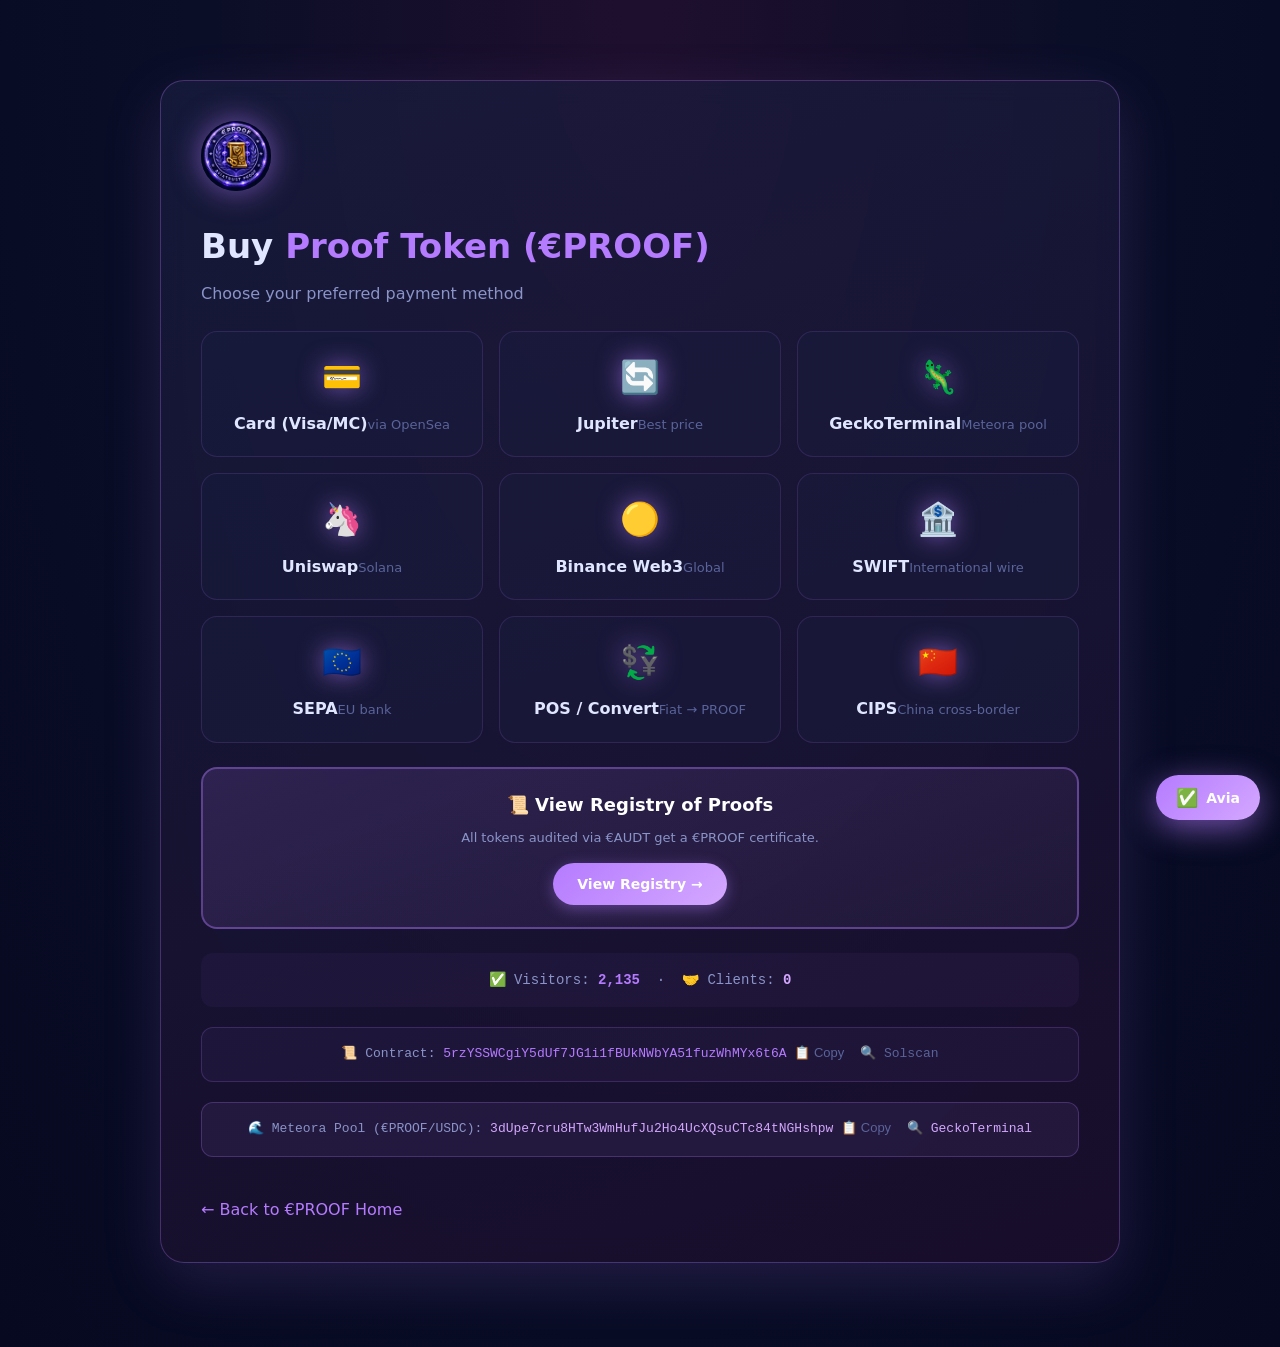
<file: buy.html>
<!DOCTYPE html>
<html lang="en">
<head>
<meta charset="UTF-8" />
<meta name="viewport" content="width=device-width, initial-scale=1.0"/>
<title>Buy €PROOF — Card, SWIFT, SEPA, Crypto</title>
<link rel="icon" href="proof_logo.png" />
<link rel="stylesheet" href="ai-agent.css" />
<style>
* { margin: 0; padding: 0; box-sizing: border-box; }
body { font-family: 'Segoe UI', system-ui, sans-serif; background: radial-gradient(ellipse at top, #1F0F2E 0%, #0A0E27 50%, #060920 100%); color: #E0E6FF; line-height: 1.6; padding-top: 80px; padding-bottom: 60px; }
.container { max-width: 1000px; margin: 0 auto; padding: 0 20px; }
.glass-card { background: linear-gradient(160deg, rgba(26,30,65,0.7), rgba(31,15,46,0.7)); backdrop-filter: blur(12px); border: 1px solid rgba(181,123,255,0.3); border-radius: 24px; padding: 40px; margin-bottom: 24px; box-shadow: 0 20px 60px rgba(181,123,255,0.15); }
.glass-card h1 { font-size: 34px; margin-bottom: 8px; }
.glass-card h1 .highlight { color: #B57BFF; }
.glass-card .sub { color: #8A94C8; margin-bottom: 24px; }
.method-grid { display: grid; grid-template-columns: 1fr 1fr 1fr; gap: 16px; margin-bottom: 24px; }
.method-card { background: rgba(26,30,65,0.4); border: 1px solid rgba(181,123,255,0.15); border-radius: 16px; padding: 20px 16px; text-align: center; transition: 0.3s; text-decoration: none; color: #E0E6FF; }
.method-card:hover { border-color: #B57BFF; transform: translateY(-4px); box-shadow: 0 15px 30px rgba(181,123,255,0.2); }
.method-card .icon { font-size: 32px; display: block; margin-bottom: 8px; filter: drop-shadow(0 0 12px rgba(181,123,255,0.6)); }
.method-card .name { font-weight: 600; }
.method-card .desc { font-size: 13px; color: #5A649A; }
.contract-box { background: rgba(181,123,255,0.05); border: 1px solid rgba(181,123,255,0.2); border-radius: 12px; padding: 16px; margin: 20px 0; text-align: center; font-size: 13px; color: #8A94C8; font-family: 'Courier New', monospace; }
.contract-box .addr { color: #B57BFF; }
.contract-box .copy-btn { background: transparent; border: none; color: #5A649A; cursor: pointer; font-size: 13px; }
.contract-box .copy-btn:hover { color: #B57BFF; }
.contract-box .solscan-link { color: #5A649A; text-decoration: none; font-size: 13px; margin-left: 8px; }
.contract-box .solscan-link:hover { color: #fff; }
.pool-box { background: rgba(181,123,255,0.08); border: 1px solid rgba(181,123,255,0.25); border-radius: 12px; padding: 16px; margin: 20px 0; text-align: center; font-size: 13px; color: #8A94C8; font-family: 'Courier New', monospace; }
.pool-box .addr { color: #D4A8FF; }
.pool-box .copy-btn { background: transparent; border: none; color: #5A649A; cursor: pointer; font-size: 13px; }
.pool-box .copy-btn:hover { color: #D4A8FF; }
.pool-box .link { color: #D4A8FF; text-decoration: none; font-size: 13px; margin-left: 8px; }
.pool-box .link:hover { color: #fff; }
.proof-cta { background: linear-gradient(160deg, rgba(181,123,255,0.15), rgba(212,168,255,0.05)); border: 2px solid rgba(181,123,255,0.4); border-radius: 16px; padding: 22px; margin: 24px 0; text-align: center; }
.proof-cta h3 { color: #fff; font-size: 18px; margin-bottom: 8px; }
.proof-cta p { color: #8A94C8; font-size: 13px; margin-bottom: 14px; }
.proof-cta a { display: inline-block; background: linear-gradient(135deg, #B57BFF, #D4A8FF); color: #fff; padding: 10px 24px; border-radius: 30px; font-weight: 700; font-size: 14px; text-decoration: none; box-shadow: 0 4px 15px rgba(181,123,255,0.4); }
.back-link { display: inline-block; margin-top: 20px; color: #B57BFF; text-decoration: none; font-weight: 500; }
.logo-img { height: 70px; width: auto; margin-bottom: 20px; border-radius: 50%; box-shadow: 0 0 30px rgba(181,123,255,0.6); }
.counter-box { text-align: center; padding: 16px; background: rgba(181,123,255,0.05); border-radius: 12px; margin: 20px 0; font-size: 14px; color: #8A94C8; font-family: 'Courier New', monospace; }
.counter-box .counter-visitors { color: #B57BFF; font-weight: 600; }
.counter-box .counter-clients { color: #D4A8FF; font-weight: 600; }
@media (max-width: 700px) { .method-grid { grid-template-columns: 1fr 1fr; } .glass-card { padding: 24px; } }
@media (max-width: 450px) { .method-grid { grid-template-columns: 1fr; } .contract-box, .pool-box { font-size: 11px; } }
</style>
</head>
<body>
<div class="container">
<div class="glass-card">
<img src="proof_logo.png" alt="€PROOF" class="logo-img" />
<h1>Buy <span class="highlight">Proof Token (€PROOF)</span></h1>
<p class="sub">Choose your preferred payment method</p>

<div class="method-grid">
  <a href="https://opensea.io/token/solana/5rzYSSWCgiY5dUf7JG1i1fBUkNWbYA51fuzWhMYx6t6A" target="_blank" class="method-card"><span class="icon">💳</span><span class="name">Card (Visa/MC)</span><span class="desc">via OpenSea</span></a>
  <a href="https://jup.ag/tokens/5rzYSSWCgiY5dUf7JG1i1fBUkNWbYA51fuzWhMYx6t6A" target="_blank" class="method-card"><span class="icon">🔄</span><span class="name">Jupiter</span><span class="desc">Best price</span></a>
  <a href="https://www.geckoterminal.com/solana/pools/3dUpe7cru8HTw3WmHufJu2Ho4UcXQsuCTc84tNGHshpw" target="_blank" class="method-card"><span class="icon">🦎</span><span class="name">GeckoTerminal</span><span class="desc">Meteora pool</span></a>
  <a href="https://app.uniswap.org/explore/tokens/solana/5rzYSSWCgiY5dUf7JG1i1fBUkNWbYA51fuzWhMYx6t6A" target="_blank" class="method-card"><span class="icon">🦄</span><span class="name">Uniswap</span><span class="desc">Solana</span></a>
  <a href="https://app.binance.com/uni-qr/web3-token-details?tokenCA=5rzYSSWCgiY5dUf7JG1i1fBUkNWbYA51fuzWhMYx6t6A&binanceChainId=CT_501&chain=sol" target="_blank" class="method-card"><span class="icon">🟡</span><span class="name">Binance Web3</span><span class="desc">Global</span></a>
  <a href="https://www.binance.com/" target="_blank" class="method-card"><span class="icon">🏦</span><span class="name">SWIFT</span><span class="desc">International wire</span></a>
  <a href="https://www.okx.com/" target="_blank" class="method-card"><span class="icon">🇪🇺</span><span class="name">SEPA</span><span class="desc">EU bank</span></a>
  <a href="https://www.binance.com/en/convert" target="_blank" class="method-card"><span class="icon">💱</span><span class="name">POS / Convert</span><span class="desc">Fiat → PROOF</span></a>
  <a href="https://www.okx.com/" target="_blank" class="method-card"><span class="icon">🇨🇳</span><span class="name">CIPS</span><span class="desc">China cross-border</span></a>
</div>

<div class="proof-cta">
  <h3>📜 View Registry of Proofs</h3>
  <p>All tokens audited via €AUDT get a €PROOF certificate.</p>
  <a href="registry.html">View Registry →</a>
</div>

<div class="counter-box">
  ✅ Visitors: <span class="counter-visitors">2,030</span>
  &nbsp;·&nbsp;
  🤝 Clients: <span class="counter-clients">0</span>
</div>

<div class="contract-box">
  📜 Contract: <span class="addr">5rzYSSWCgiY5dUf7JG1i1fBUkNWbYA51fuzWhMYx6t6A</span>
  <button onclick="navigator.clipboard.writeText('5rzYSSWCgiY5dUf7JG1i1fBUkNWbYA51fuzWhMYx6t6A')" class="copy-btn">📋 Copy</button>
  <a href="https://solscan.io/token/5rzYSSWCgiY5dUf7JG1i1fBUkNWbYA51fuzWhMYx6t6A" target="_blank" class="solscan-link">🔍 Solscan</a>
</div>

<div class="pool-box">
  🌊 Meteora Pool (€PROOF/USDC): <span class="addr">3dUpe7cru8HTw3WmHufJu2Ho4UcXQsuCTc84tNGHshpw</span>
  <button onclick="navigator.clipboard.writeText('3dUpe7cru8HTw3WmHufJu2Ho4UcXQsuCTc84tNGHshpw')" class="copy-btn">📋 Copy</button>
  <a href="https://www.geckoterminal.com/solana/pools/3dUpe7cru8HTw3WmHufJu2Ho4UcXQsuCTc84tNGHshpw" target="_blank" class="link">🔍 GeckoTerminal</a>
</div>

<a href="index.html" class="back-link">← Back to €PROOF Home</a>
</div>
</div>
<script src="counter.js"></script>
<script src="ai-agent.js"></script>
</body>
</html>
</file>
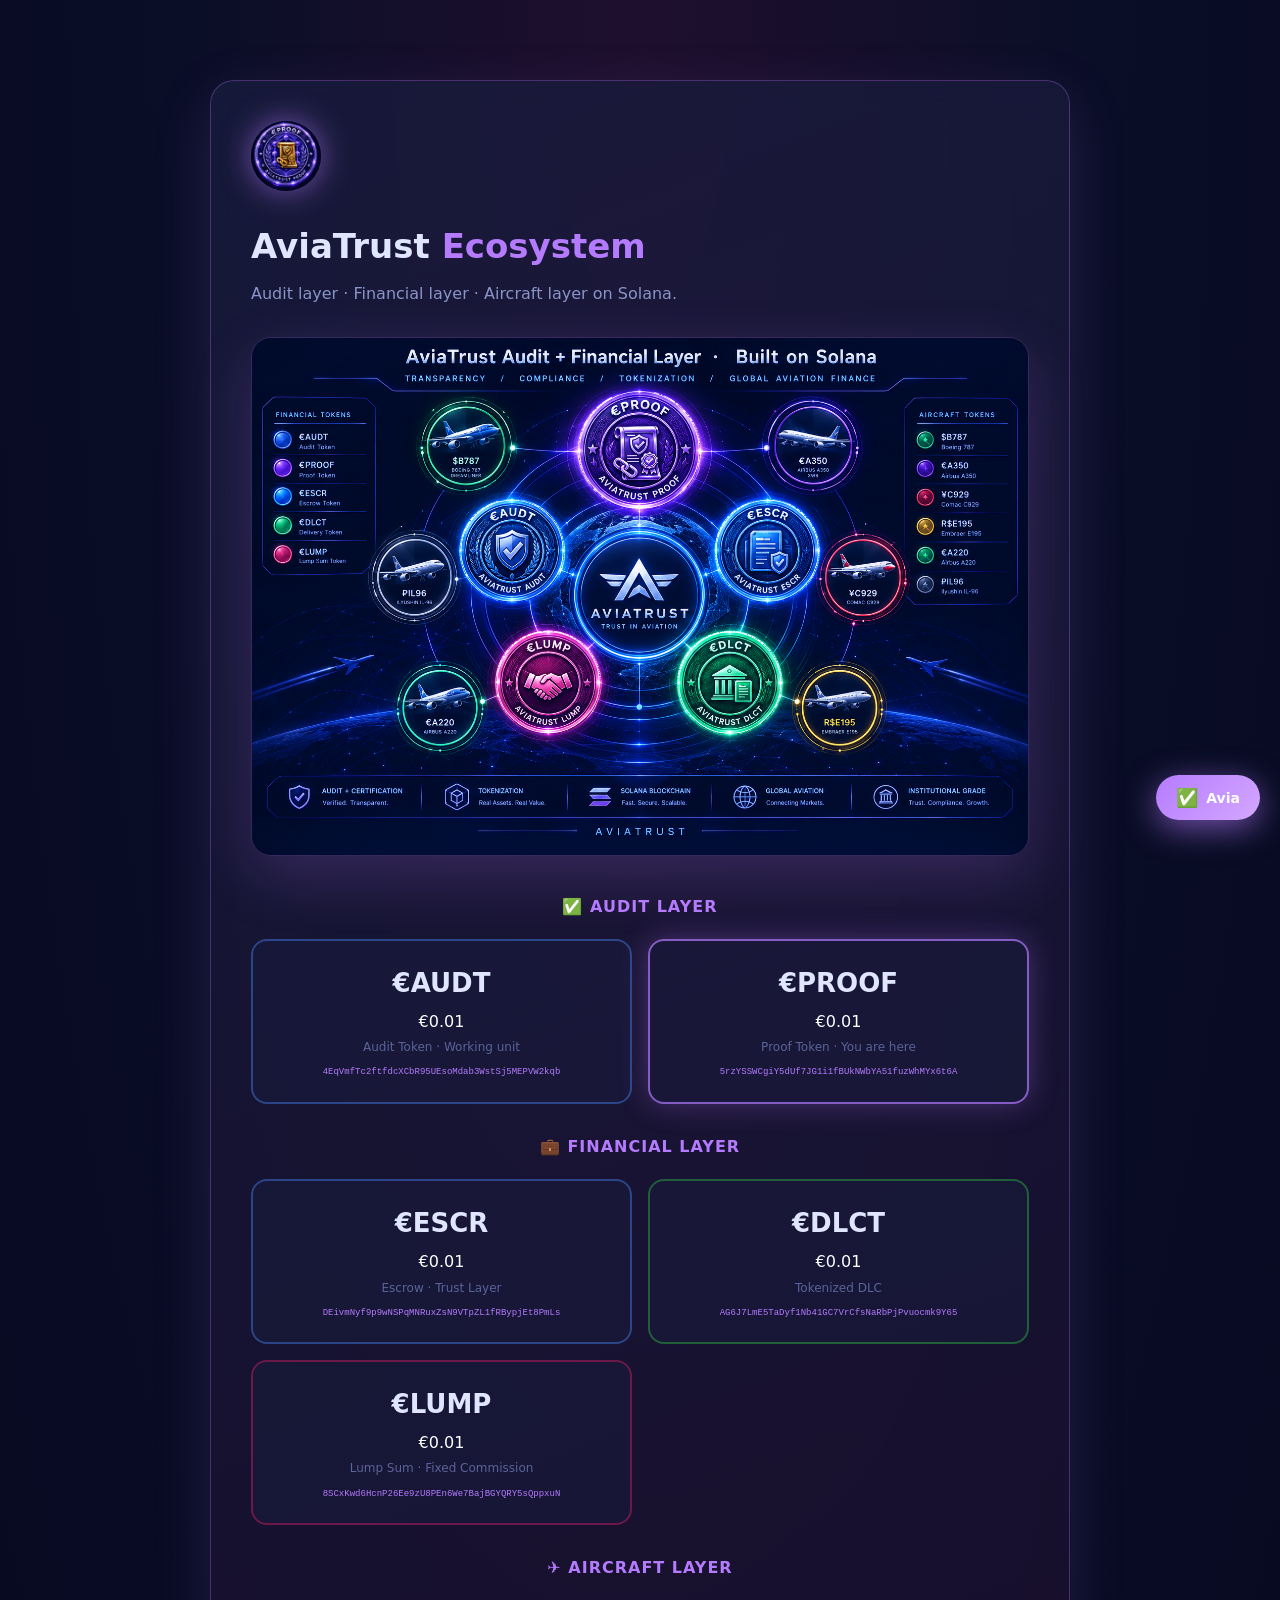
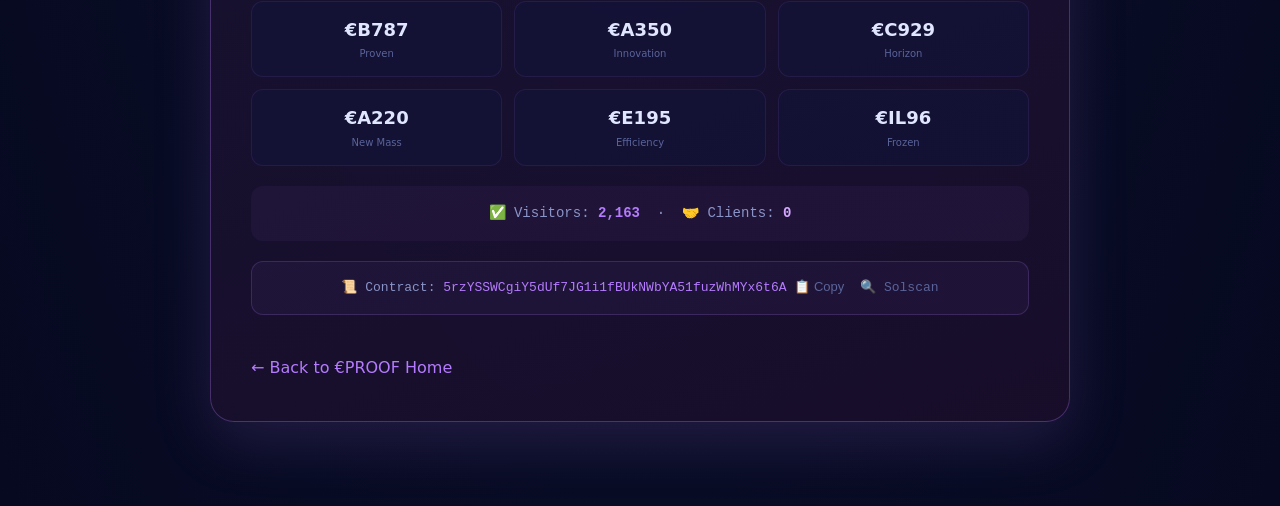
<file: ecosystem.html>
<!DOCTYPE html>
<html lang="en">
<head>
<meta charset="UTF-8" />
<meta name="viewport" content="width=device-width, initial-scale=1.0"/>
<title>€PROOF — AviaTrust Ecosystem</title>
<link rel="icon" href="proof_logo.png" />
<link rel="stylesheet" href="ai-agent.css" />
<style>
* { margin: 0; padding: 0; box-sizing: border-box; }
body { font-family: 'Segoe UI', system-ui, sans-serif; background: radial-gradient(ellipse at top, #1F0F2E 0%, #0A0E27 50%, #060920 100%); color: #E0E6FF; line-height: 1.6; padding-top: 80px; padding-bottom: 60px; }
.container { max-width: 900px; margin: 0 auto; padding: 0 20px; }
.glass-card { background: linear-gradient(160deg, rgba(26,30,65,0.7), rgba(31,15,46,0.7)); backdrop-filter: blur(12px); border: 1px solid rgba(181,123,255,0.3); border-radius: 24px; padding: 40px; margin-bottom: 24px; box-shadow: 0 20px 60px rgba(181,123,255,0.15); }
.glass-card h1 { font-size: 34px; margin-bottom: 8px; }
.glass-card h1 .highlight { color: #B57BFF; }
.glass-card .sub { color: #8A94C8; margin-bottom: 24px; }
.image-block { max-width: 100%; margin: 30px auto; text-align: center; }
.image-block img { max-width: 100%; border-radius: 20px; border: 1px solid rgba(181,123,255,0.2); box-shadow: 0 20px 60px rgba(181,123,255,0.2); }
.section-subtitle { text-align: center; margin: 30px 0 16px; color: #B57BFF; font-size: 16px; font-weight: 600; text-transform: uppercase; letter-spacing: 1px; }
.token-row { display: grid; grid-template-columns: repeat(2, 1fr); gap: 16px; margin: 20px 0; }
.token-card { background: rgba(26,30,65,0.4); border: 2px solid rgba(181,123,255,0.2); border-radius: 16px; padding: 22px 16px; text-align: center; transition: 0.3s; text-decoration: none; color: #E0E6FF; display: block; }
.token-card:hover { transform: translateY(-3px); box-shadow: 0 15px 30px rgba(181,123,255,0.2); }
.token-card .symbol { font-size: 26px; font-weight: 700; }
.token-card .price { font-size: 16px; color: #fff; margin-top: 4px; }
.token-card .desc { font-size: 12px; color: #5A649A; margin-top: 4px; }
.token-card .contract { font-size: 9px; font-family: 'Courier New', monospace; color: #B57BFF; margin-top: 8px; word-break: break-all; }
.token-card.proof { border-color: rgba(181,123,255,0.7); box-shadow: 0 0 30px rgba(181,123,255,0.3); }
.token-card.audt { border-color: rgba(74,140,255,0.4); }
.token-card.escr { border-color: rgba(74,140,255,0.4); }
.token-card.dlct { border-color: rgba(46,204,64,0.4); }
.token-card.lump { border-color: rgba(233,30,99,0.4); }
.aircraft-row { display: grid; grid-template-columns: repeat(3, 1fr); gap: 12px; margin: 20px 0; }
.aircraft-card { background: rgba(15,20,64,0.4); border: 1px solid rgba(181,123,255,0.1); border-radius: 12px; padding: 14px 10px; text-align: center; text-decoration: none; color: #E0E6FF; display: block; transition: 0.3s; }
.aircraft-card:hover { border-color: #B57BFF; transform: translateY(-2px); }
.aircraft-card .symbol { font-size: 18px; font-weight: 700; }
.aircraft-card .desc { font-size: 10px; color: #5A649A; margin-top: 2px; }
.contract-box { background: rgba(181,123,255,0.05); border: 1px solid rgba(181,123,255,0.2); border-radius: 12px; padding: 16px; margin: 20px 0; text-align: center; font-size: 13px; color: #8A94C8; font-family: 'Courier New', monospace; }
.contract-box .addr { color: #B57BFF; }
.contract-box .copy-btn { background: transparent; border: none; color: #5A649A; cursor: pointer; font-size: 13px; }
.contract-box .copy-btn:hover { color: #B57BFF; }
.contract-box .solscan-link { color: #5A649A; text-decoration: none; font-size: 13px; margin-left: 8px; }
.contract-box .solscan-link:hover { color: #fff; }
.counter-box { text-align: center; padding: 16px; background: rgba(181,123,255,0.05); border-radius: 12px; margin: 20px 0; font-size: 14px; color: #8A94C8; font-family: 'Courier New', monospace; }
.counter-box .counter-visitors { color: #B57BFF; font-weight: 600; }
.counter-box .counter-clients { color: #D4A8FF; font-weight: 600; }
.back-link { display: inline-block; margin-top: 20px; color: #B57BFF; text-decoration: none; font-weight: 500; }
.logo-img { height: 70px; width: auto; margin-bottom: 20px; border-radius: 50%; box-shadow: 0 0 30px rgba(181,123,255,0.6); }
@media (max-width: 800px) { .token-row { grid-template-columns: 1fr; } .aircraft-row { grid-template-columns: 1fr 1fr; } .glass-card { padding: 24px; } }
</style>
</head>
<body>
<div class="container">
<div class="glass-card">
<img src="proof_logo.png" alt="€PROOF" class="logo-img" />
<h1>AviaTrust <span class="highlight">Ecosystem</span></h1>
<p class="sub">Audit layer · Financial layer · Aircraft layer on Solana.</p>

<div class="image-block">
  <img src="proof_ecosystem_map.png" alt="AviaTrust Ecosystem" />
</div>

<div class="section-subtitle">✅ Audit Layer</div>
<div class="token-row">
  <a href="https://aviabank.github.io/audt/" target="_blank" class="token-card audt">
    <div class="symbol">€AUDT</div>
    <div class="price">€0.01</div>
    <div class="desc">Audit Token · Working unit</div>
    <div class="contract">4EqVmfTc2ftfdcXCbR95UEsoMdab3WstSj5MEPVW2kqb</div>
  </a>
  <a href="index.html" class="token-card proof">
    <div class="symbol">€PROOF</div>
    <div class="price">€0.01</div>
    <div class="desc">Proof Token · You are here</div>
    <div class="contract">5rzYSSWCgiY5dUf7JG1i1fBUkNWbYA51fuzWhMYx6t6A</div>
  </a>
</div>

<div class="section-subtitle">💼 Financial Layer</div>
<div class="token-row">
  <a href="https://aviabank.github.io/escr/" target="_blank" class="token-card escr">
    <div class="symbol">€ESCR</div>
    <div class="price">€0.01</div>
    <div class="desc">Escrow · Trust Layer</div>
    <div class="contract">DEivmNyf9p9wNSPqMNRuxZsN9VTpZL1fRBypjEt8PmLs</div>
  </a>
  <a href="https://aviabank.github.io/dlct/" target="_blank" class="token-card dlct">
    <div class="symbol">€DLCT</div>
    <div class="price">€0.01</div>
    <div class="desc">Tokenized DLC</div>
    <div class="contract">AG6J7LmE5TaDyf1Nb41GC7VrCfsNaRbPjPvuocmk9Y65</div>
  </a>
  <a href="https://aviabank.github.io/lump/" target="_blank" class="token-card lump">
    <div class="symbol">€LUMP</div>
    <div class="price">€0.01</div>
    <div class="desc">Lump Sum · Fixed Commission</div>
    <div class="contract">8SCxKwd6HcnP26Ee9zU8PEn6We7BajBGYQRY5sQppxuN</div>
  </a>
</div>

<div class="section-subtitle">✈️ Aircraft Layer</div>
<div class="aircraft-row">
  <a href="https://aviabank.github.io/b787/" target="_blank" class="aircraft-card"><div class="symbol">€B787</div><div class="desc">Proven</div></a>
  <a href="https://aviabank.github.io/a350/" target="_blank" class="aircraft-card"><div class="symbol">€A350</div><div class="desc">Innovation</div></a>
  <a href="https://aviabank.github.io/c929/" target="_blank" class="aircraft-card"><div class="symbol">€C929</div><div class="desc">Horizon</div></a>
  <a href="https://aviabank.github.io/a220/" target="_blank" class="aircraft-card"><div class="symbol">€A220</div><div class="desc">New Mass</div></a>
  <a href="https://aviabank.github.io/e195/" target="_blank" class="aircraft-card"><div class="symbol">€E195</div><div class="desc">Efficiency</div></a>
  <a href="https://aviabank.github.io/il96/" target="_blank" class="aircraft-card"><div class="symbol">€IL96</div><div class="desc">Frozen</div></a>
</div>

<div class="counter-box">
  ✅ Visitors: <span class="counter-visitors">2,030</span>
  &nbsp;·&nbsp;
  🤝 Clients: <span class="counter-clients">0</span>
</div>

<div class="contract-box">
  📜 Contract: <span class="addr">5rzYSSWCgiY5dUf7JG1i1fBUkNWbYA51fuzWhMYx6t6A</span>
  <button onclick="navigator.clipboard.writeText('5rzYSSWCgiY5dUf7JG1i1fBUkNWbYA51fuzWhMYx6t6A')" class="copy-btn">📋 Copy</button>
  <a href="https://solscan.io/token/5rzYSSWCgiY5dUf7JG1i1fBUkNWbYA51fuzWhMYx6t6A" target="_blank" class="solscan-link">🔍 Solscan</a>
</div>

<a href="index.html" class="back-link">← Back to €PROOF Home</a>
</div>
</div>
<script src="counter.js"></script>
<script src="ai-agent.js"></script>
</body>
</html>
</file>
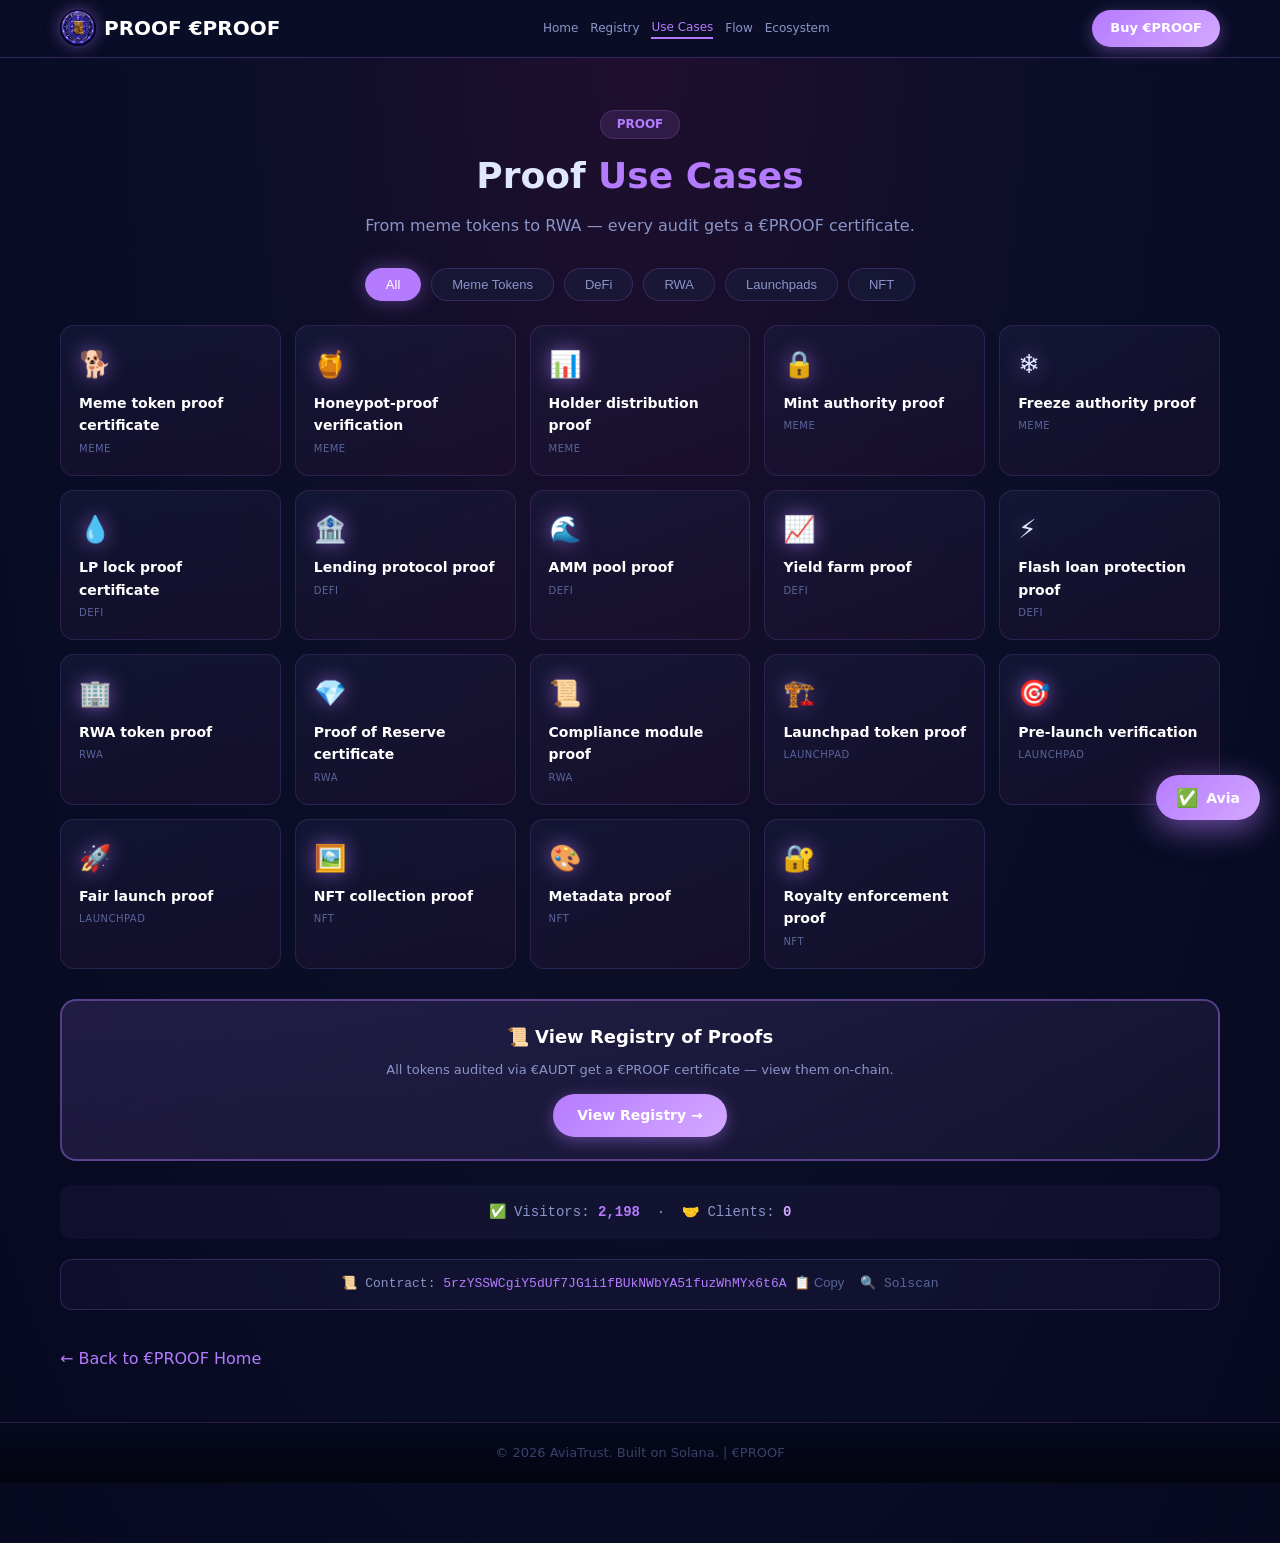
<file: fintech1.html>
<!DOCTYPE html>
<html lang="en">
<head>
<meta charset="UTF-8" />
<meta name="viewport" content="width=device-width, initial-scale=1.0"/>
<title>€PROOF — Proof Use Cases</title>
<link rel="icon" href="proof_logo.png" />
<link rel="stylesheet" href="ai-agent.css" />
<style>
* { margin: 0; padding: 0; box-sizing: border-box; }
body { font-family: 'Segoe UI', system-ui, sans-serif; background: radial-gradient(ellipse at top, #1F0F2E 0%, #0A0E27 50%, #060920 100%); color: #E0E6FF; line-height: 1.6; padding-top: 80px; padding-bottom: 60px; }
.container { max-width: 1200px; margin: 0 auto; padding: 0 20px; }
header { position: fixed; top: 0; left: 0; width: 100%; background: rgba(10,14,39,0.92); backdrop-filter: blur(12px); z-index: 100; border-bottom: 1px solid rgba(181,123,255,0.25); padding: 10px 0; }
.header-inner { display: flex; align-items: center; justify-content: space-between; flex-wrap: wrap; gap: 10px; }
.logo { display: flex; align-items: center; gap: 8px; }
.logo img { height: 36px; width: auto; border-radius: 50%; box-shadow: 0 0 15px rgba(181,123,255,0.5); }
.logo-text { font-size: 20px; font-weight: 700; color: #fff; }
nav { display: flex; gap: 12px; flex-wrap: wrap; align-items: center; }
nav a { color: #8A94C8; text-decoration: none; font-size: 12px; font-weight: 500; transition: 0.3s; }
nav a:hover { color: #B57BFF; }
nav a.active { color: #B57BFF; border-bottom: 2px solid #B57BFF; }
.btn-primary { background: linear-gradient(135deg, #B57BFF 0%, #D4A8FF 100%); color: #fff; padding: 8px 18px; border-radius: 30px; font-weight: 700; text-decoration: none; font-size: 13px; box-shadow: 0 4px 15px rgba(181,123,255,0.4); }
section { padding: 30px 0; }
.section-header { text-align: center; margin-bottom: 30px; }
.section-tag { display: inline-block; background: rgba(181,123,255,0.12); color: #B57BFF; padding: 4px 16px; border-radius: 20px; font-size: 12px; font-weight: 600; text-transform: uppercase; border: 1px solid rgba(181,123,255,0.2); }
.section-header h1 { font-size: 36px; font-weight: 700; margin: 8px 0; }
.section-header h1 .highlight { color: #B57BFF; }
.section-header p { color: #8A94C8; max-width: 600px; margin: 0 auto; }
.categories { display: flex; gap: 10px; flex-wrap: wrap; justify-content: center; margin-bottom: 24px; }
.cat-btn { background: rgba(26,30,65,0.5); border: 1px solid rgba(181,123,255,0.2); color: #8A94C8; padding: 8px 20px; border-radius: 30px; font-size: 13px; cursor: pointer; transition: 0.3s; }
.cat-btn.active, .cat-btn:hover { background: #B57BFF; color: #fff; border-color: #B57BFF; box-shadow: 0 0 20px rgba(181,123,255,0.4); }
.fintech-grid { display: grid; grid-template-columns: repeat(auto-fill, minmax(220px, 1fr)); gap: 14px; margin-bottom: 30px; }
.fintech-card { background: linear-gradient(160deg, rgba(26,30,65,0.5), rgba(31,15,46,0.5)); border: 1px solid rgba(181,123,255,0.15); border-radius: 14px; padding: 18px; transition: 0.3s; }
.fintech-card:hover { border-color: #B57BFF; background: rgba(181,123,255,0.08); transform: translateY(-3px); }
.fintech-card .fc-icon { font-size: 26px; filter: drop-shadow(0 0 10px rgba(181,123,255,0.6)); }
.fintech-card .fc-title { font-size: 14px; font-weight: 600; color: #fff; margin-top: 6px; }
.fintech-card .fc-cat { font-size: 10px; text-transform: uppercase; color: #5A649A; letter-spacing: 0.5px; margin-top: 4px; }
.contract-box { background: rgba(181,123,255,0.05); border: 1px solid rgba(181,123,255,0.2); border-radius: 12px; padding: 14px; margin: 20px 0; text-align: center; font-size: 13px; color: #8A94C8; font-family: 'Courier New', monospace; }
.contract-box .addr { color: #B57BFF; }
.contract-box .copy-btn { background: transparent; border: none; color: #5A649A; cursor: pointer; font-size: 13px; }
.contract-box .copy-btn:hover { color: #B57BFF; }
.contract-box .solscan-link { color: #5A649A; text-decoration: none; font-size: 13px; margin-left: 8px; }
.contract-box .solscan-link:hover { color: #fff; }
.counter-box { text-align: center; padding: 16px; background: rgba(181,123,255,0.05); border-radius: 12px; margin: 20px 0; font-size: 14px; color: #8A94C8; font-family: 'Courier New', monospace; }
.counter-box .counter-visitors { color: #B57BFF; font-weight: 600; }
.counter-box .counter-clients { color: #D4A8FF; font-weight: 600; }
.back-link { display: inline-block; margin-top: 16px; color: #B57BFF; text-decoration: none; font-weight: 500; }
.proof-cta { background: linear-gradient(160deg, rgba(181,123,255,0.15), rgba(212,168,255,0.05)); border: 2px solid rgba(181,123,255,0.4); border-radius: 16px; padding: 22px; margin: 24px 0; text-align: center; }
.proof-cta h3 { color: #fff; font-size: 18px; margin-bottom: 8px; }
.proof-cta p { color: #8A94C8; font-size: 13px; margin-bottom: 14px; }
.proof-cta a { display: inline-block; background: linear-gradient(135deg, #B57BFF, #D4A8FF); color: #fff; padding: 10px 24px; border-radius: 30px; font-weight: 700; font-size: 14px; text-decoration: none; box-shadow: 0 4px 15px rgba(181,123,255,0.4); }
footer { background: linear-gradient(180deg, #060920, #030510); padding: 20px 0; text-align: center; border-top: 1px solid rgba(181,123,255,0.2); margin-top: 20px; }
footer p { color: #3A406A; font-size: 13px; }
@media (max-width: 768px) { .section-header h1 { font-size: 26px; } .fintech-grid { grid-template-columns: 1fr 1fr; } }
@media (max-width: 480px) { .fintech-grid { grid-template-columns: 1fr; } }
</style>
</head>
<body>
<header>
  <div class="container header-inner">
    <div class="logo"><img src="proof_logo.png" alt="€PROOF" /><span class="logo-text">PROOF €PROOF</span></div>
    <nav>
      <a href="index.html">Home</a>
      <a href="registry.html">Registry</a>
      <a href="fintech1.html" class="active">Use Cases</a>
      <a href="fintech2.html">Flow</a>
      <a href="ecosystem.html">Ecosystem</a>
    </nav>
    <a href="buy.html" class="btn-primary">Buy €PROOF</a>
  </div>
</header>

<section>
  <div class="container">
    <div class="section-header">
      <span class="section-tag">Proof</span>
      <h1>Proof <span class="highlight">Use Cases</span></h1>
      <p>From meme tokens to RWA — every audit gets a €PROOF certificate.</p>
    </div>
    <div class="categories">
      <button class="cat-btn active" data-cat="all">All</button>
      <button class="cat-btn" data-cat="meme">Meme Tokens</button>
      <button class="cat-btn" data-cat="defi">DeFi</button>
      <button class="cat-btn" data-cat="rwa">RWA</button>
      <button class="cat-btn" data-cat="launchpad">Launchpads</button>
      <button class="cat-btn" data-cat="nft">NFT</button>
    </div>
    <div class="fintech-grid" id="fintechGrid"></div>

    <div class="proof-cta">
      <h3>📜 View Registry of Proofs</h3>
      <p>All tokens audited via €AUDT get a €PROOF certificate — view them on-chain.</p>
      <a href="registry.html">View Registry →</a>
    </div>

    <div class="counter-box">
      ✅ Visitors: <span class="counter-visitors">2,030</span>
      &nbsp;·&nbsp;
      🤝 Clients: <span class="counter-clients">0</span>
    </div>
    <div class="contract-box">
      📜 Contract: <span class="addr">5rzYSSWCgiY5dUf7JG1i1fBUkNWbYA51fuzWhMYx6t6A</span>
      <button onclick="navigator.clipboard.writeText('5rzYSSWCgiY5dUf7JG1i1fBUkNWbYA51fuzWhMYx6t6A')" class="copy-btn">📋 Copy</button>
      <a href="https://solscan.io/token/5rzYSSWCgiY5dUf7JG1i1fBUkNWbYA51fuzWhMYx6t6A" target="_blank" class="solscan-link">🔍 Solscan</a>
    </div>
    <a href="index.html" class="back-link">← Back to €PROOF Home</a>
  </div>
</section>

<footer><div class="container"><p>© 2026 AviaTrust. Built on Solana. | €PROOF</p></div></footer>

<script>
const ideas = [
  { icon: '🐕', title: 'Meme token proof certificate', cat: 'meme' },
  { icon: '🍯', title: 'Honeypot-proof verification', cat: 'meme' },
  { icon: '📊', title: 'Holder distribution proof', cat: 'meme' },
  { icon: '🔒', title: 'Mint authority proof', cat: 'meme' },
  { icon: '❄️', title: 'Freeze authority proof', cat: 'meme' },
  { icon: '💧', title: 'LP lock proof certificate', cat: 'defi' },
  { icon: '🏦', title: 'Lending protocol proof', cat: 'defi' },
  { icon: '🌊', title: 'AMM pool proof', cat: 'defi' },
  { icon: '📈', title: 'Yield farm proof', cat: 'defi' },
  { icon: '⚡', title: 'Flash loan protection proof', cat: 'defi' },
  { icon: '🏢', title: 'RWA token proof', cat: 'rwa' },
  { icon: '💎', title: 'Proof of Reserve certificate', cat: 'rwa' },
  { icon: '📜', title: 'Compliance module proof', cat: 'rwa' },
  { icon: '🏗️', title: 'Launchpad token proof', cat: 'launchpad' },
  { icon: '🎯', title: 'Pre-launch verification', cat: 'launchpad' },
  { icon: '🚀', title: 'Fair launch proof', cat: 'launchpad' },
  { icon: '🖼️', title: 'NFT collection proof', cat: 'nft' },
  { icon: '🎨', title: 'Metadata proof', cat: 'nft' },
  { icon: '🔐', title: 'Royalty enforcement proof', cat: 'nft' }
];

const grid = document.getElementById('fintechGrid');
function render(category) {
  if (!category) category = 'all';
  grid.innerHTML = '';
  const filtered = category === 'all' ? ideas : ideas.filter(i => i.cat === category);
  filtered.forEach(idea => {
    const card = document.createElement('div');
    card.className = 'fintech-card';
    card.innerHTML = '<div class="fc-icon">' + idea.icon + '</div><div class="fc-title">' + idea.title + '</div><div class="fc-cat">' + idea.cat + '</div>';
    grid.appendChild(card);
  });
}
render('all');
document.querySelectorAll('.cat-btn').forEach(btn => {
  btn.addEventListener('click', function() {
    document.querySelectorAll('.cat-btn').forEach(b => b.classList.remove('active'));
    this.classList.add('active');
    render(this.dataset.cat);
  });
});
</script>
<script src="counter.js"></script>
<script src="ai-agent.js"></script>
</body>
</html>
</file>
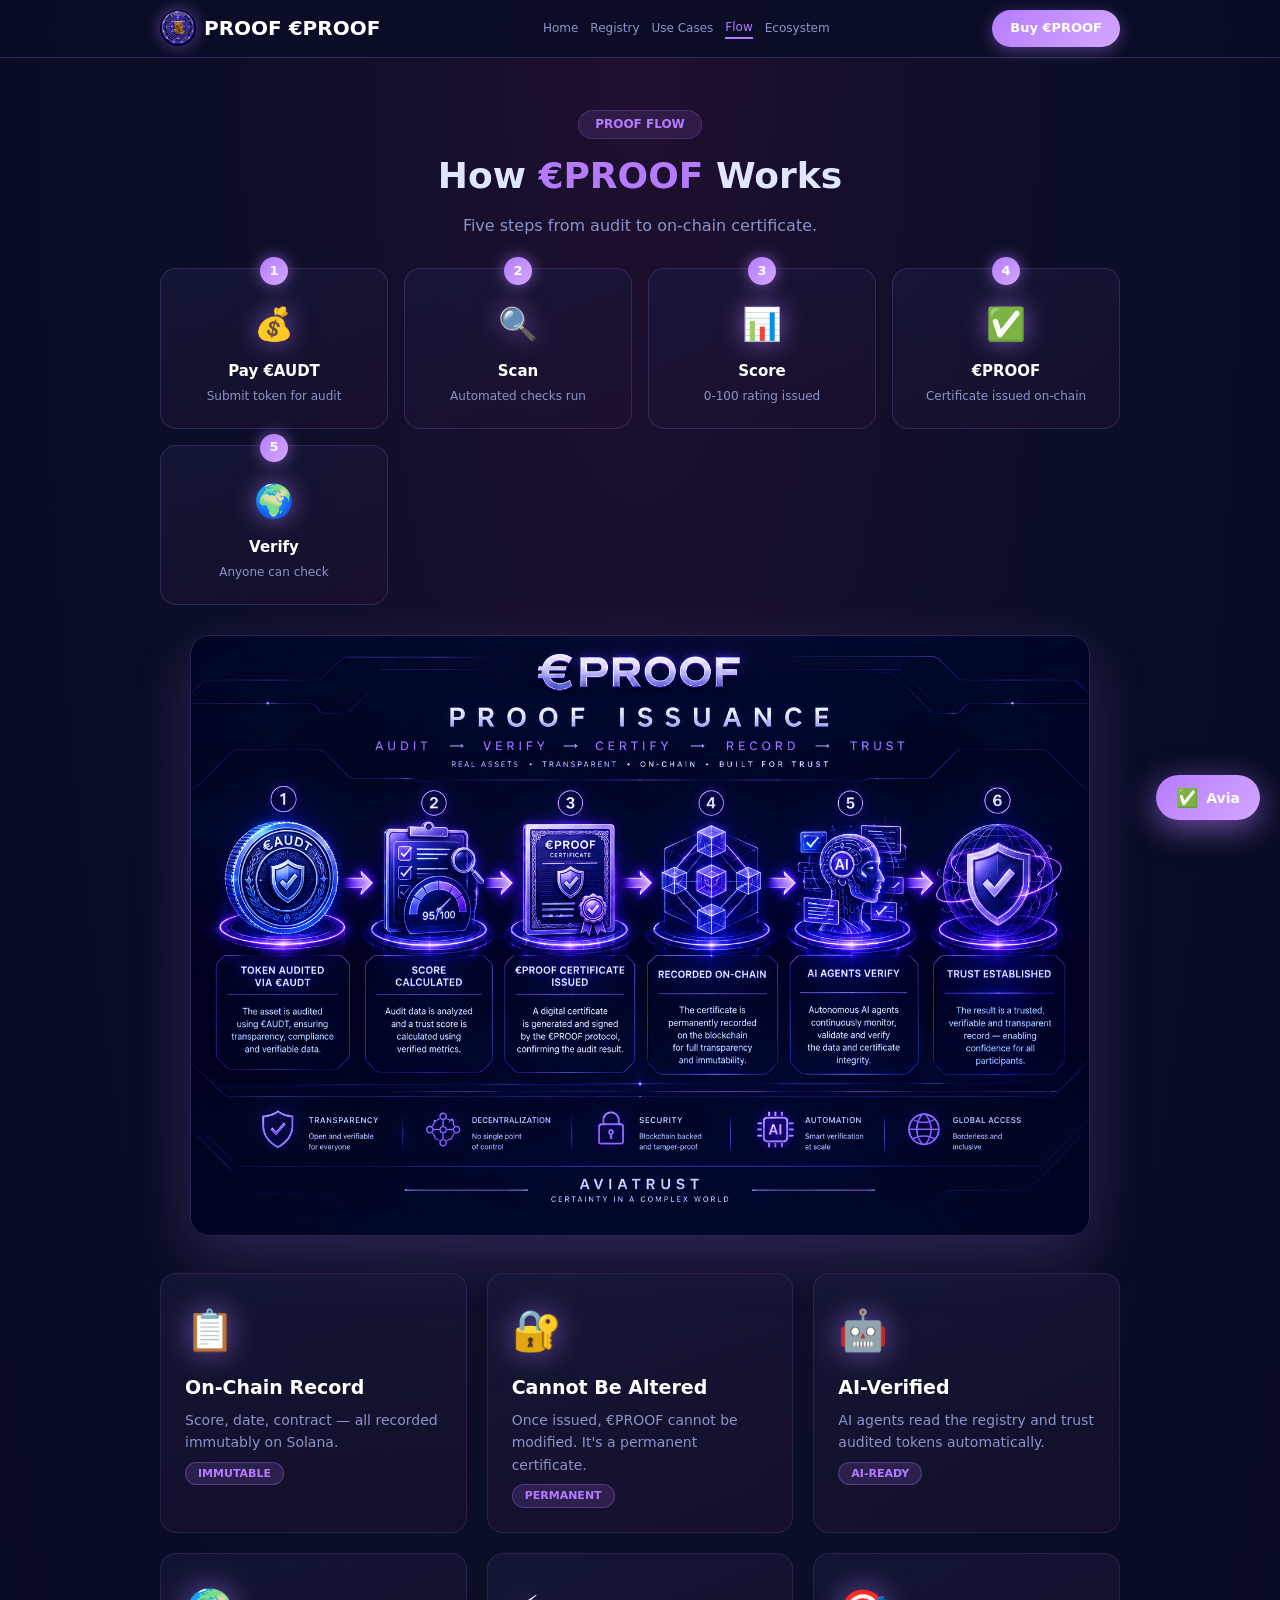
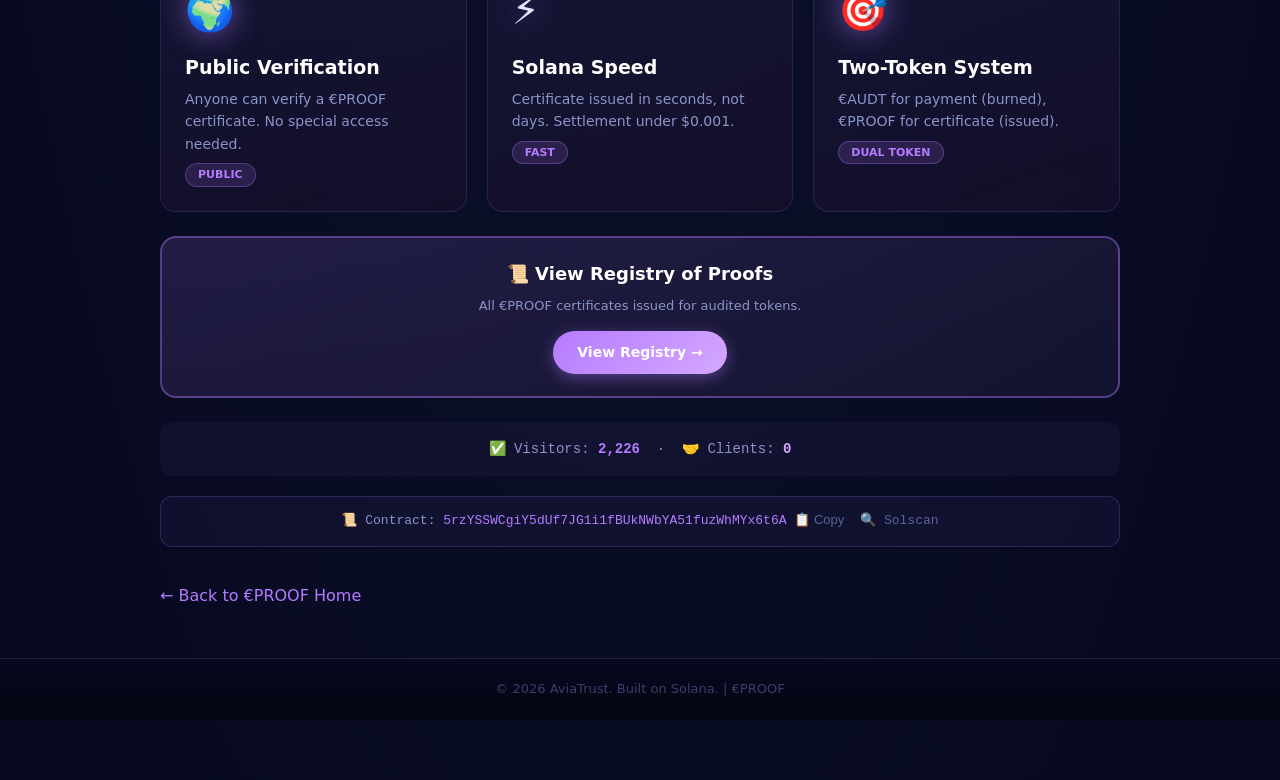
<file: fintech2.html>
<!DOCTYPE html>
<html lang="en">
<head>
<meta charset="UTF-8" />
<meta name="viewport" content="width=device-width, initial-scale=1.0"/>
<title>€PROOF — Proof Flow & Verification</title>
<link rel="icon" href="proof_logo.png" />
<link rel="stylesheet" href="ai-agent.css" />
<style>
* { margin: 0; padding: 0; box-sizing: border-box; }
body { font-family: 'Segoe UI', system-ui, sans-serif; background: radial-gradient(ellipse at top, #1F0F2E 0%, #0A0E27 50%, #060920 100%); color: #E0E6FF; line-height: 1.6; padding-top: 80px; padding-bottom: 60px; }
.container { max-width: 1000px; margin: 0 auto; padding: 0 20px; }
header { position: fixed; top: 0; left: 0; width: 100%; background: rgba(10,14,39,0.92); backdrop-filter: blur(12px); z-index: 100; border-bottom: 1px solid rgba(181,123,255,0.25); padding: 10px 0; }
.header-inner { display: flex; align-items: center; justify-content: space-between; flex-wrap: wrap; gap: 10px; }
.logo { display: flex; align-items: center; gap: 8px; }
.logo img { height: 36px; width: auto; border-radius: 50%; box-shadow: 0 0 15px rgba(181,123,255,0.5); }
.logo-text { font-size: 20px; font-weight: 700; color: #fff; }
nav { display: flex; gap: 12px; flex-wrap: wrap; align-items: center; }
nav a { color: #8A94C8; text-decoration: none; font-size: 12px; font-weight: 500; }
nav a:hover { color: #B57BFF; }
nav a.active { color: #B57BFF; border-bottom: 2px solid #B57BFF; }
.btn-primary { background: linear-gradient(135deg, #B57BFF 0%, #D4A8FF 100%); color: #fff; padding: 8px 18px; border-radius: 30px; font-weight: 700; text-decoration: none; font-size: 13px; box-shadow: 0 4px 15px rgba(181,123,255,0.4); }
section { padding: 30px 0; }
.section-header { text-align: center; margin-bottom: 30px; }
.section-tag { display: inline-block; background: rgba(181,123,255,0.12); color: #B57BFF; padding: 4px 16px; border-radius: 20px; font-size: 12px; font-weight: 600; text-transform: uppercase; border: 1px solid rgba(181,123,255,0.2); }
.section-header h1 { font-size: 36px; font-weight: 700; margin: 8px 0; }
.section-header h1 .highlight { color: #B57BFF; }
.section-header p { color: #8A94C8; max-width: 600px; margin: 0 auto; }
.flow-steps { display: grid; grid-template-columns: repeat(auto-fit, minmax(180px, 1fr)); gap: 16px; margin: 30px 0; }
.flow-step { background: linear-gradient(160deg, rgba(26,30,65,0.5), rgba(31,15,46,0.5)); border: 1px solid rgba(181,123,255,0.2); border-radius: 16px; padding: 22px; text-align: center; position: relative; }
.flow-step .step-num { position: absolute; top: -12px; left: 50%; transform: translateX(-50%); background: linear-gradient(135deg, #B57BFF, #D4A8FF); color: #fff; width: 28px; height: 28px; border-radius: 50%; display: flex; align-items: center; justify-content: center; font-weight: 700; font-size: 13px; box-shadow: 0 0 15px rgba(181,123,255,0.6); }
.flow-step .step-icon { font-size: 32px; margin: 8px 0; filter: drop-shadow(0 0 12px rgba(181,123,255,0.6)); }
.flow-step h4 { color: #fff; font-size: 15px; margin-bottom: 4px; }
.flow-step p { color: #8A94C8; font-size: 12px; }
.rwa-grid { display: grid; grid-template-columns: repeat(auto-fit, minmax(260px, 1fr)); gap: 20px; margin-bottom: 24px; }
.rwa-card { background: linear-gradient(160deg, rgba(26,30,65,0.5), rgba(31,15,46,0.5)); border: 1px solid rgba(181,123,255,0.15); border-radius: 16px; padding: 24px; transition: 0.3s; }
.rwa-card:hover { border-color: #B57BFF; transform: translateY(-4px); box-shadow: 0 20px 40px rgba(181,123,255,0.2); }
.rwa-card .rwa-icon { font-size: 40px; margin-bottom: 10px; filter: drop-shadow(0 0 15px rgba(181,123,255,0.6)); }
.rwa-card h3 { color: #fff; font-size: 19px; margin-bottom: 6px; }
.rwa-card p { color: #8A94C8; font-size: 14px; }
.feature-badge { display: inline-block; background: rgba(181,123,255,0.15); color: #B57BFF; padding: 2px 12px; border-radius: 20px; font-size: 11px; font-weight: 600; text-transform: uppercase; margin-top: 8px; margin-right: 4px; border: 1px solid rgba(181,123,255,0.3); }
.image-block { max-width: 900px; margin: 30px auto; text-align: center; }
.image-block img { max-width: 100%; border-radius: 20px; border: 1px solid rgba(181,123,255,0.2); box-shadow: 0 20px 60px rgba(181,123,255,0.2); }
.contract-box { background: rgba(181,123,255,0.05); border: 1px solid rgba(181,123,255,0.2); border-radius: 12px; padding: 14px; margin: 20px 0; text-align: center; font-size: 13px; color: #8A94C8; font-family: 'Courier New', monospace; }
.contract-box .addr { color: #B57BFF; }
.contract-box .copy-btn { background: transparent; border: none; color: #5A649A; cursor: pointer; font-size: 13px; }
.contract-box .copy-btn:hover { color: #B57BFF; }
.contract-box .solscan-link { color: #5A649A; text-decoration: none; font-size: 13px; margin-left: 8px; }
.contract-box .solscan-link:hover { color: #fff; }
.counter-box { text-align: center; padding: 16px; background: rgba(181,123,255,0.05); border-radius: 12px; margin: 20px 0; font-size: 14px; color: #8A94C8; font-family: 'Courier New', monospace; }
.counter-box .counter-visitors { color: #B57BFF; font-weight: 600; }
.counter-box .counter-clients { color: #D4A8FF; font-weight: 600; }
.back-link { display: inline-block; margin-top: 16px; color: #B57BFF; text-decoration: none; font-weight: 500; }
.proof-cta { background: linear-gradient(160deg, rgba(181,123,255,0.15), rgba(212,168,255,0.05)); border: 2px solid rgba(181,123,255,0.4); border-radius: 16px; padding: 22px; margin: 24px 0; text-align: center; }
.proof-cta h3 { color: #fff; font-size: 18px; margin-bottom: 8px; }
.proof-cta p { color: #8A94C8; font-size: 13px; margin-bottom: 14px; }
.proof-cta a { display: inline-block; background: linear-gradient(135deg, #B57BFF, #D4A8FF); color: #fff; padding: 10px 24px; border-radius: 30px; font-weight: 700; font-size: 14px; text-decoration: none; box-shadow: 0 4px 15px rgba(181,123,255,0.4); }
footer { background: linear-gradient(180deg, #060920, #030510); padding: 20px 0; text-align: center; border-top: 1px solid rgba(181,123,255,0.2); margin-top: 20px; }
footer p { color: #3A406A; font-size: 13px; }
@media (max-width: 768px) { .section-header h1 { font-size: 26px; } }
</style>
</head>
<body>
<header>
  <div class="container header-inner">
    <div class="logo"><img src="proof_logo.png" alt="€PROOF" /><span class="logo-text">PROOF €PROOF</span></div>
    <nav>
      <a href="index.html">Home</a>
      <a href="registry.html">Registry</a>
      <a href="fintech1.html">Use Cases</a>
      <a href="fintech2.html" class="active">Flow</a>
      <a href="ecosystem.html">Ecosystem</a>
    </nav>
    <a href="buy.html" class="btn-primary">Buy €PROOF</a>
  </div>
</header>

<section>
  <div class="container">
    <div class="section-header">
      <span class="section-tag">Proof Flow</span>
      <h1>How <span class="highlight">€PROOF</span> Works</h1>
      <p>Five steps from audit to on-chain certificate.</p>
    </div>

    <div class="flow-steps">
      <div class="flow-step"><div class="step-num">1</div><div class="step-icon">💰</div><h4>Pay €AUDT</h4><p>Submit token for audit</p></div>
      <div class="flow-step"><div class="step-num">2</div><div class="step-icon">🔍</div><h4>Scan</h4><p>Automated checks run</p></div>
      <div class="flow-step"><div class="step-num">3</div><div class="step-icon">📊</div><h4>Score</h4><p>0-100 rating issued</p></div>
      <div class="flow-step"><div class="step-num">4</div><div class="step-icon">✅</div><h4>€PROOF</h4><p>Certificate issued on-chain</p></div>
      <div class="flow-step"><div class="step-num">5</div><div class="step-icon">🌍</div><h4>Verify</h4><p>Anyone can check</p></div>
    </div>

    <div class="image-block">
      <img src="proof_fintech_diagram.png" alt="€PROOF Flow" />
    </div>

    <div class="rwa-grid">
      <div class="rwa-card">
        <div class="rwa-icon">📋</div>
        <h3>On-Chain Record</h3>
        <p>Score, date, contract — all recorded immutably on Solana.</p>
        <span class="feature-badge">Immutable</span>
      </div>
      <div class="rwa-card">
        <div class="rwa-icon">🔐</div>
        <h3>Cannot Be Altered</h3>
        <p>Once issued, €PROOF cannot be modified. It's a permanent certificate.</p>
        <span class="feature-badge">Permanent</span>
      </div>
      <div class="rwa-card">
        <div class="rwa-icon">🤖</div>
        <h3>AI-Verified</h3>
        <p>AI agents read the registry and trust audited tokens automatically.</p>
        <span class="feature-badge">AI-Ready</span>
      </div>
      <div class="rwa-card">
        <div class="rwa-icon">🌍</div>
        <h3>Public Verification</h3>
        <p>Anyone can verify a €PROOF certificate. No special access needed.</p>
        <span class="feature-badge">Public</span>
      </div>
      <div class="rwa-card">
        <div class="rwa-icon">⚡</div>
        <h3>Solana Speed</h3>
        <p>Certificate issued in seconds, not days. Settlement under $0.001.</p>
        <span class="feature-badge">Fast</span>
      </div>
      <div class="rwa-card">
        <div class="rwa-icon">🎯</div>
        <h3>Two-Token System</h3>
        <p>€AUDT for payment (burned), €PROOF for certificate (issued).</p>
        <span class="feature-badge">Dual Token</span>
      </div>
    </div>

    <div class="proof-cta">
      <h3>📜 View Registry of Proofs</h3>
      <p>All €PROOF certificates issued for audited tokens.</p>
      <a href="registry.html">View Registry →</a>
    </div>

    <div class="counter-box">
      ✅ Visitors: <span class="counter-visitors">2,030</span>
      &nbsp;·&nbsp;
      🤝 Clients: <span class="counter-clients">0</span>
    </div>

    <div class="contract-box">
      📜 Contract: <span class="addr">5rzYSSWCgiY5dUf7JG1i1fBUkNWbYA51fuzWhMYx6t6A</span>
      <button onclick="navigator.clipboard.writeText('5rzYSSWCgiY5dUf7JG1i1fBUkNWbYA51fuzWhMYx6t6A')" class="copy-btn">📋 Copy</button>
      <a href="https://solscan.io/token/5rzYSSWCgiY5dUf7JG1i1fBUkNWbYA51fuzWhMYx6t6A" target="_blank" class="solscan-link">🔍 Solscan</a>
    </div>

    <a href="index.html" class="back-link">← Back to €PROOF Home</a>
  </div>
</section>

<footer><div class="container"><p>© 2026 AviaTrust. Built on Solana. | €PROOF</p></div></footer>

<script src="counter.js"></script>
<script src="ai-agent.js"></script>
</body>
</html>
</file>
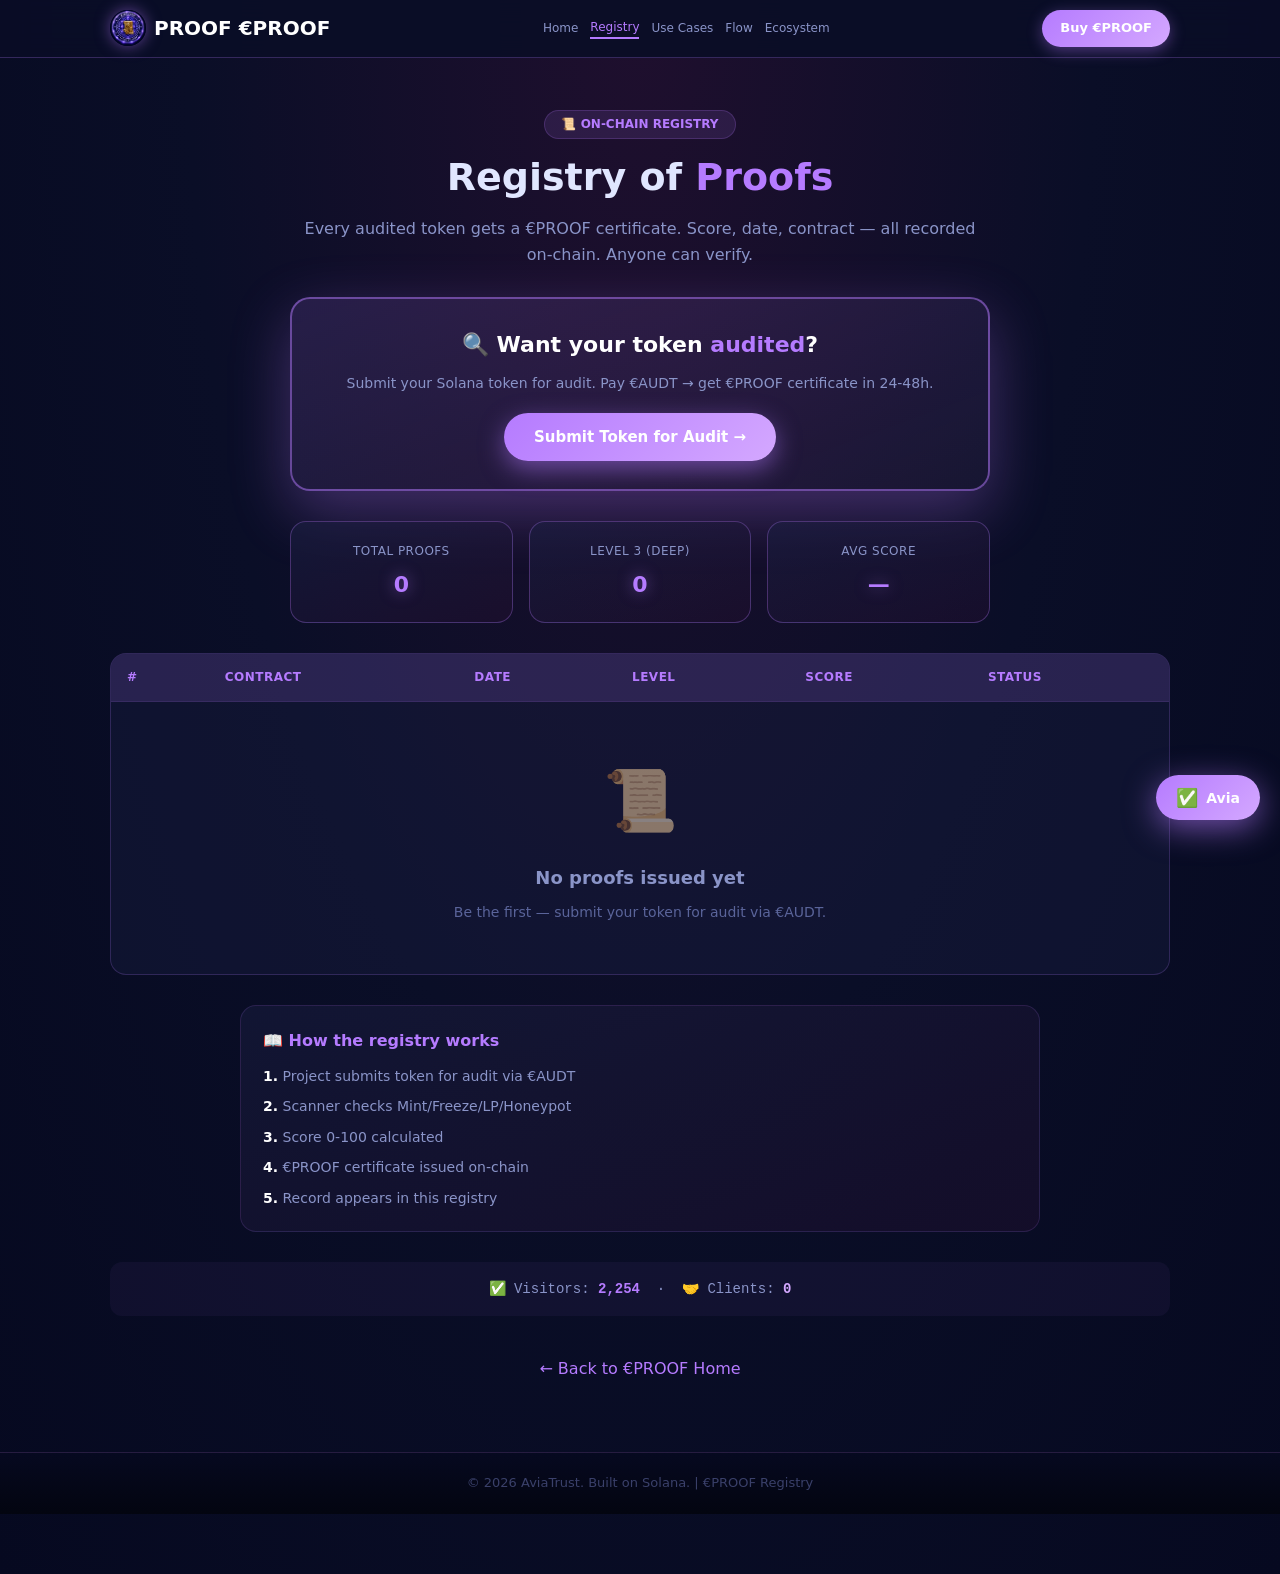
<file: registry.html>
<!DOCTYPE html>
<html lang="en">
<head>
<meta charset="UTF-8" />
<meta name="viewport" content="width=device-width, initial-scale=1.0"/>
<title>€PROOF — Registry of Proofs</title>
<link rel="icon" href="proof_logo.png" />
<link rel="stylesheet" href="ai-agent.css" />
<style>
* { margin: 0; padding: 0; box-sizing: border-box; }
body { font-family: 'Segoe UI', system-ui, sans-serif; background: radial-gradient(ellipse at top, #1F0F2E 0%, #0A0E27 50%, #060920 100%); color: #E0E6FF; line-height: 1.6; padding-top: 80px; padding-bottom: 60px; }
.container { max-width: 1100px; margin: 0 auto; padding: 0 20px; }
header { position: fixed; top: 0; left: 0; width: 100%; background: rgba(10,14,39,0.92); backdrop-filter: blur(12px); z-index: 100; border-bottom: 1px solid rgba(181,123,255,0.25); padding: 10px 0; }
.header-inner { display: flex; align-items: center; justify-content: space-between; flex-wrap: wrap; gap: 10px; }
.logo { display: flex; align-items: center; gap: 8px; }
.logo img { height: 36px; width: auto; border-radius: 50%; box-shadow: 0 0 15px rgba(181,123,255,0.5); }
.logo-text { font-size: 20px; font-weight: 700; color: #fff; }
nav { display: flex; gap: 12px; flex-wrap: wrap; align-items: center; }
nav a { color: #8A94C8; text-decoration: none; font-size: 12px; font-weight: 500; transition: 0.3s; }
nav a:hover { color: #B57BFF; }
nav a.active { color: #B57BFF; border-bottom: 2px solid #B57BFF; }
.btn-primary { background: linear-gradient(135deg, #B57BFF 0%, #D4A8FF 100%); color: #fff; padding: 8px 18px; border-radius: 30px; font-weight: 700; text-decoration: none; font-size: 13px; box-shadow: 0 4px 15px rgba(181,123,255,0.4); }
section { padding: 30px 0; }
.section-header { text-align: center; margin-bottom: 30px; }
.section-tag { display: inline-block; background: rgba(181,123,255,0.12); color: #B57BFF; padding: 4px 16px; border-radius: 20px; font-size: 12px; font-weight: 600; text-transform: uppercase; border: 1px solid rgba(181,123,255,0.2); }
.section-header h1 { font-size: 38px; font-weight: 700; margin: 8px 0; }
.section-header h1 .highlight { color: #B57BFF; }
.section-header p { color: #8A94C8; max-width: 700px; margin: 0 auto; }
.cta-submit { max-width: 700px; margin: 30px auto; background: linear-gradient(160deg, rgba(181,123,255,0.15), rgba(212,168,255,0.05)); border: 2px solid rgba(181,123,255,0.5); border-radius: 20px; padding: 28px; text-align: center; box-shadow: 0 20px 60px rgba(181,123,255,0.3); }
.cta-submit h3 { color: #fff; font-size: 22px; margin-bottom: 10px; }
.cta-submit h3 .highlight { color: #B57BFF; }
.cta-submit p { color: #8A94C8; font-size: 14px; margin-bottom: 18px; }
.cta-submit a { display: inline-block; background: linear-gradient(135deg, #B57BFF, #D4A8FF); color: #fff; padding: 12px 30px; border-radius: 30px; font-weight: 700; font-size: 15px; text-decoration: none; box-shadow: 0 8px 25px rgba(181,123,255,0.5); transition: 0.3s; }
.cta-submit a:hover { transform: translateY(-3px); box-shadow: 0 12px 35px rgba(181,123,255,0.8); }
.stats-row { display: grid; grid-template-columns: repeat(3, 1fr); gap: 16px; max-width: 700px; margin: 30px auto; }
.stat-box { background: linear-gradient(160deg, rgba(26,30,65,0.6), rgba(31,15,46,0.6)); border: 1px solid rgba(181,123,255,0.3); border-radius: 16px; padding: 20px 16px; text-align: center; }
.stat-box .stat-label { font-size: 12px; color: #8A94C8; text-transform: uppercase; letter-spacing: 0.5px; margin-bottom: 6px; }
.stat-box .stat-value { font-size: 22px; font-weight: 700; color: #B57BFF; text-shadow: 0 0 15px rgba(181,123,255,0.5); }
.table-wrap { max-width: 1100px; margin: 30px auto; overflow-x: auto; border-radius: 16px; border: 1px solid rgba(181,123,255,0.2); background: rgba(26,30,65,0.4); }
table { width: 100%; border-collapse: collapse; }
thead { background: rgba(181,123,255,0.15); }
th { padding: 14px 16px; text-align: left; font-size: 12px; color: #B57BFF; text-transform: uppercase; letter-spacing: 0.5px; font-weight: 700; }
td { padding: 14px 16px; font-size: 13px; color: #E0E6FF; border-top: 1px solid rgba(181,123,255,0.1); }
td.mono { font-family: 'Courier New', monospace; font-size: 11px; color: #D4A8FF; word-break: break-all; }
td.mono a { color: #D4A8FF; text-decoration: none; }
td.mono a:hover { text-decoration: underline; }
.badge { display: inline-block; padding: 3px 10px; border-radius: 12px; font-size: 11px; font-weight: 600; text-transform: uppercase; }
.badge.pending { background: rgba(255,165,0,0.15); color: #FFA500; }
.badge.passed { background: rgba(46,204,64,0.15); color: #2ECC40; }
.badge.failed { background: rgba(229,72,106,0.15); color: #E5486A; }
.badge.level1 { background: rgba(46,204,64,0.15); color: #2ECC40; }
.badge.level2 { background: rgba(255,165,0,0.15); color: #FFA500; }
.badge.level3 { background: rgba(229,72,106,0.15); color: #E5486A; }
.empty-state { text-align: center; padding: 50px 20px; color: #5A649A; }
.empty-state .empty-icon { font-size: 60px; margin-bottom: 16px; opacity: 0.5; }
.empty-state h3 { color: #8A94C8; font-size: 18px; margin-bottom: 8px; }
.empty-state p { font-size: 14px; }
.counter-box { text-align: center; padding: 16px; background: rgba(181,123,255,0.05); border-radius: 12px; margin: 20px 0; font-size: 14px; color: #8A94C8; font-family: 'Courier New', monospace; }
.counter-box .counter-visitors { color: #B57BFF; font-weight: 600; }
.counter-box .counter-clients { color: #D4A8FF; font-weight: 600; }
.back-link { display: inline-block; margin-top: 20px; color: #B57BFF; text-decoration: none; font-weight: 500; }
footer { background: linear-gradient(180deg, #060920, #030510); padding: 20px 0; text-align: center; border-top: 1px solid rgba(181,123,255,0.2); margin-top: 40px; }
footer p { color: #3A406A; font-size: 13px; }
@media (max-width: 768px) {
  .section-header h1 { font-size: 26px; }
  .stats-row { grid-template-columns: 1fr; }
  th, td { padding: 10px 12px; font-size: 12px; }
  td.mono { font-size: 10px; }
}
</style>
</head>
<body>
<header>
  <div class="container header-inner">
    <div class="logo"><img src="proof_logo.png" alt="€PROOF" /><span class="logo-text">PROOF €PROOF</span></div>
    <nav>
      <a href="index.html">Home</a>
      <a href="registry.html" class="active">Registry</a>
      <a href="fintech1.html">Use Cases</a>
      <a href="fintech2.html">Flow</a>
      <a href="ecosystem.html">Ecosystem</a>
    </nav>
    <a href="buy.html" class="btn-primary">Buy €PROOF</a>
  </div>
</header>

<section>
  <div class="container">
    <div class="section-header">
      <span class="section-tag">📜 On-Chain Registry</span>
      <h1>Registry of <span class="highlight">Proofs</span></h1>
      <p>Every audited token gets a €PROOF certificate. Score, date, contract — all recorded on-chain. Anyone can verify.</p>
    </div>

    <div class="cta-submit">
      <h3>🔍 Want your token <span class="highlight">audited</span>?</h3>
      <p>Submit your Solana token for audit. Pay €AUDT → get €PROOF certificate in 24-48h.</p>
      <a href="https://aviabank.github.io/audt/audit.html" target="_blank">Submit Token for Audit →</a>
    </div>

    <div class="stats-row">
      <div class="stat-box">
        <div class="stat-label">Total Proofs</div>
        <div class="stat-value">0</div>
      </div>
      <div class="stat-box">
        <div class="stat-label">Level 3 (Deep)</div>
        <div class="stat-value">0</div>
      </div>
      <div class="stat-box">
        <div class="stat-label">Avg Score</div>
        <div class="stat-value">—</div>
      </div>
    </div>

    <div class="table-wrap">
      <table>
        <thead>
          <tr>
            <th>#</th>
            <th>Contract</th>
            <th>Date</th>
            <th>Level</th>
            <th>Score</th>
            <th>Status</th>
          </tr>
        </thead>
        <tbody id="registryTable">
          <tr>
            <td colspan="6" class="empty-state">
              <div class="empty-icon">📜</div>
              <h3>No proofs issued yet</h3>
              <p>Be the first — submit your token for audit via €AUDT.</p>
            </td>
          </tr>
        </tbody>
      </table>
    </div>

    <div style="max-width:800px;margin:30px auto;background:linear-gradient(160deg,rgba(26,30,65,0.5),rgba(31,15,46,0.5));border:1px solid rgba(181,123,255,0.15);border-radius:16px;padding:22px;">
      <h3 style="color:#B57BFF;font-size:16px;margin-bottom:12px;">📖 How the registry works</h3>
      <p style="color:#8A94C8;font-size:14px;margin-bottom:8px;"><strong style="color:#fff;">1.</strong> Project submits token for audit via €AUDT</p>
      <p style="color:#8A94C8;font-size:14px;margin-bottom:8px;"><strong style="color:#fff;">2.</strong> Scanner checks Mint/Freeze/LP/Honeypot</p>
      <p style="color:#8A94C8;font-size:14px;margin-bottom:8px;"><strong style="color:#fff;">3.</strong> Score 0-100 calculated</p>
      <p style="color:#8A94C8;font-size:14px;margin-bottom:8px;"><strong style="color:#fff;">4.</strong> €PROOF certificate issued on-chain</p>
      <p style="color:#8A94C8;font-size:14px;"><strong style="color:#fff;">5.</strong> Record appears in this registry</p>
    </div>

    <div class="counter-box">
      ✅ Visitors: <span class="counter-visitors">2,030</span>
      &nbsp;·&nbsp;
      🤝 Clients: <span class="counter-clients">0</span>
    </div>

    <div style="text-align:center;">
      <a href="index.html" class="back-link">← Back to €PROOF Home</a>
    </div>
  </div>
</section>

<footer><div class="container"><p>© 2026 AviaTrust. Built on Solana. | €PROOF Registry</p></div></footer>

<script>
// Placeholder — когда появятся первые аудиты, обновляй эту таблицу вручную
// Формат строки:
// <tr>
//   <td>1</td>
//   <td class="mono"><a href="https://solscan.io/token/ADDRESS" target="_blank">ADDRESS</a></td>
//   <td>2026-10-12</td>
//   <td><span class="badge level3">Level 3</span></td>
//   <td>15</td>
//   <td><span class="badge passed">Passed</span></td>
// </tr>

document.querySelectorAll('.ticker-track').forEach(track => {
  const content = track.innerHTML;
  track.innerHTML = content + content + content;
});
</script>
<script src="counter.js"></script>
<script src="ai-agent.js"></script>
</body>
</html>
</file>
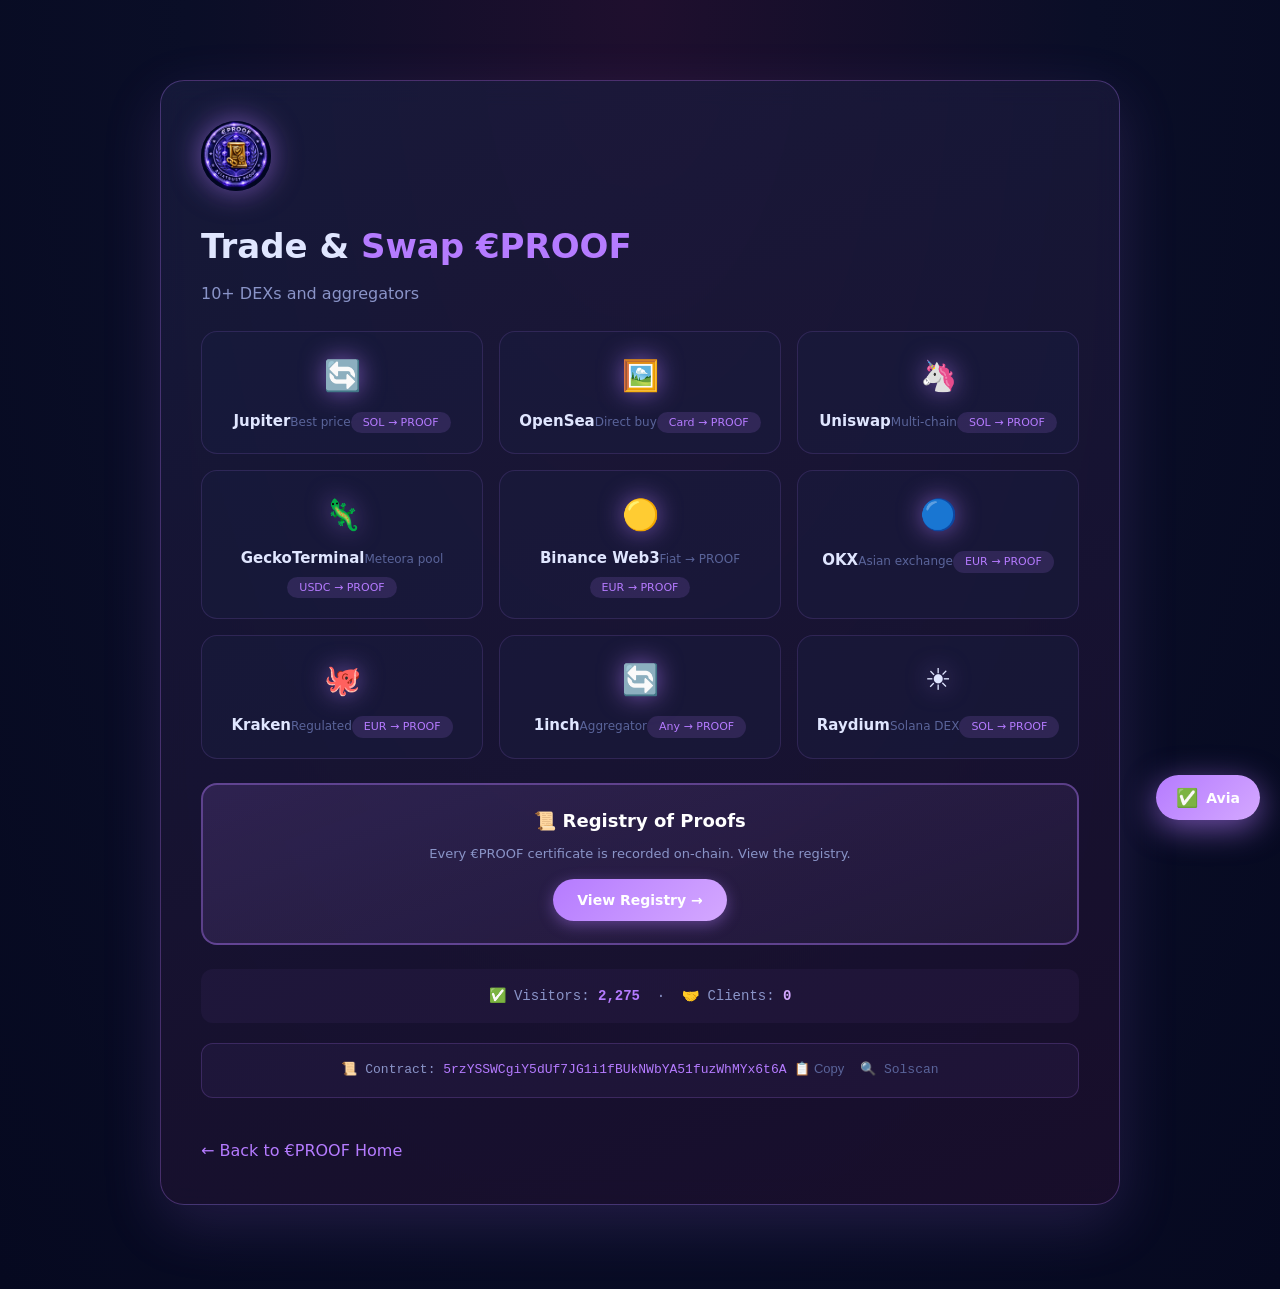
<file: trade.html>
<!DOCTYPE html>
<html lang="en">
<head>
<meta charset="UTF-8" />
<meta name="viewport" content="width=device-width, initial-scale=1.0"/>
<title>Trade & Swap €PROOF — 10+ DEXs</title>
<link rel="icon" href="proof_logo.png" />
<link rel="stylesheet" href="ai-agent.css" />
<style>
* { margin: 0; padding: 0; box-sizing: border-box; }
body { font-family: 'Segoe UI', system-ui, sans-serif; background: radial-gradient(ellipse at top, #1F0F2E 0%, #0A0E27 50%, #060920 100%); color: #E0E6FF; line-height: 1.6; padding-top: 80px; padding-bottom: 60px; }
.container { max-width: 1000px; margin: 0 auto; padding: 0 20px; }
.glass-card { background: linear-gradient(160deg, rgba(26,30,65,0.7), rgba(31,15,46,0.7)); backdrop-filter: blur(12px); border: 1px solid rgba(181,123,255,0.3); border-radius: 24px; padding: 40px; margin-bottom: 24px; box-shadow: 0 20px 60px rgba(181,123,255,0.15); }
.glass-card h1 { font-size: 34px; margin-bottom: 8px; }
.glass-card h1 .highlight { color: #B57BFF; }
.glass-card .sub { color: #8A94C8; margin-bottom: 24px; }
.swap-grid { display: grid; grid-template-columns: repeat(3, 1fr); gap: 16px; }
.swap-card { background: rgba(26,30,65,0.4); border: 1px solid rgba(181,123,255,0.15); border-radius: 16px; padding: 20px 12px; text-align: center; transition: 0.3s; text-decoration: none; color: #E0E6FF; }
.swap-card:hover { border-color: #B57BFF; transform: translateY(-4px); box-shadow: 0 15px 30px rgba(181,123,255,0.2); }
.swap-card .icon { font-size: 30px; display: block; margin-bottom: 6px; filter: drop-shadow(0 0 12px rgba(181,123,255,0.6)); }
.swap-card .name { font-weight: 600; font-size: 15px; }
.swap-card .desc { font-size: 12px; color: #5A649A; }
.pair-badge { display: inline-block; background: rgba(181,123,255,0.15); color: #B57BFF; padding: 2px 12px; border-radius: 12px; font-size: 11px; margin-top: 6px; }
.contract-box { background: rgba(181,123,255,0.05); border: 1px solid rgba(181,123,255,0.2); border-radius: 12px; padding: 16px; margin: 20px 0; text-align: center; font-size: 13px; color: #8A94C8; font-family: 'Courier New', monospace; }
.contract-box .addr { color: #B57BFF; }
.contract-box .copy-btn { background: transparent; border: none; color: #5A649A; cursor: pointer; font-size: 13px; }
.contract-box .copy-btn:hover { color: #B57BFF; }
.contract-box .solscan-link { color: #5A649A; text-decoration: none; font-size: 13px; margin-left: 8px; }
.contract-box .solscan-link:hover { color: #fff; }
.proof-cta { background: linear-gradient(160deg, rgba(181,123,255,0.15), rgba(212,168,255,0.05)); border: 2px solid rgba(181,123,255,0.4); border-radius: 16px; padding: 22px; margin: 24px 0; text-align: center; }
.proof-cta h3 { color: #fff; font-size: 18px; margin-bottom: 8px; }
.proof-cta p { color: #8A94C8; font-size: 13px; margin-bottom: 14px; }
.proof-cta a { display: inline-block; background: linear-gradient(135deg, #B57BFF, #D4A8FF); color: #fff; padding: 10px 24px; border-radius: 30px; font-weight: 700; font-size: 14px; text-decoration: none; box-shadow: 0 4px 15px rgba(181,123,255,0.4); }
.back-link { display: inline-block; margin-top: 20px; color: #B57BFF; text-decoration: none; font-weight: 500; }
.logo-img { height: 70px; width: auto; margin-bottom: 20px; border-radius: 50%; box-shadow: 0 0 30px rgba(181,123,255,0.6); }
.counter-box { text-align: center; padding: 16px; background: rgba(181,123,255,0.05); border-radius: 12px; margin: 20px 0; font-size: 14px; color: #8A94C8; font-family: 'Courier New', monospace; }
.counter-box .counter-visitors { color: #B57BFF; font-weight: 600; }
.counter-box .counter-clients { color: #D4A8FF; font-weight: 600; }
@media (max-width: 800px) { .swap-grid { grid-template-columns: 1fr 1fr; } }
@media (max-width: 450px) { .swap-grid { grid-template-columns: 1fr; } }
</style>
</head>
<body>
<div class="container">
<div class="glass-card">
<img src="proof_logo.png" alt="€PROOF" class="logo-img" />
<h1>Trade & <span class="highlight">Swap €PROOF</span></h1>
<p class="sub">10+ DEXs and aggregators</p>

<div class="swap-grid">
  <a href="https://jup.ag/tokens/5rzYSSWCgiY5dUf7JG1i1fBUkNWbYA51fuzWhMYx6t6A" target="_blank" class="swap-card"><span class="icon">🔄</span><span class="name">Jupiter</span><span class="desc">Best price</span><span class="pair-badge">SOL → PROOF</span></a>
  <a href="https://opensea.io/token/solana/5rzYSSWCgiY5dUf7JG1i1fBUkNWbYA51fuzWhMYx6t6A" target="_blank" class="swap-card"><span class="icon">🖼️</span><span class="name">OpenSea</span><span class="desc">Direct buy</span><span class="pair-badge">Card → PROOF</span></a>
  <a href="https://app.uniswap.org/explore/tokens/solana/5rzYSSWCgiY5dUf7JG1i1fBUkNWbYA51fuzWhMYx6t6A" target="_blank" class="swap-card"><span class="icon">🦄</span><span class="name">Uniswap</span><span class="desc">Multi-chain</span><span class="pair-badge">SOL → PROOF</span></a>
  <a href="https://www.geckoterminal.com/solana/pools/3dUpe7cru8HTw3WmHufJu2Ho4UcXQsuCTc84tNGHshpw" target="_blank" class="swap-card"><span class="icon">🦎</span><span class="name">GeckoTerminal</span><span class="desc">Meteora pool</span><span class="pair-badge">USDC → PROOF</span></a>
  <a href="https://app.binance.com/uni-qr/web3-token-details?tokenCA=5rzYSSWCgiY5dUf7JG1i1fBUkNWbYA51fuzWhMYx6t6A" target="_blank" class="swap-card"><span class="icon">🟡</span><span class="name">Binance Web3</span><span class="desc">Fiat → PROOF</span><span class="pair-badge">EUR → PROOF</span></a>
  <a href="https://www.okx.com/" target="_blank" class="swap-card"><span class="icon">🔵</span><span class="name">OKX</span><span class="desc">Asian exchange</span><span class="pair-badge">EUR → PROOF</span></a>
  <a href="https://www.kraken.com/" target="_blank" class="swap-card"><span class="icon">🐙</span><span class="name">Kraken</span><span class="desc">Regulated</span><span class="pair-badge">EUR → PROOF</span></a>
  <a href="https://1inch.io/" target="_blank" class="swap-card"><span class="icon">🔄</span><span class="name">1inch</span><span class="desc">Aggregator</span><span class="pair-badge">Any → PROOF</span></a>
  <a href="https://app.raydium.io/swap/?outputMint=5rzYSSWCgiY5dUf7JG1i1fBUkNWbYA51fuzWhMYx6t6A" target="_blank" class="swap-card"><span class="icon">☀️</span><span class="name">Raydium</span><span class="desc">Solana DEX</span><span class="pair-badge">SOL → PROOF</span></a>
</div>

<div class="proof-cta">
  <h3>📜 Registry of Proofs</h3>
  <p>Every €PROOF certificate is recorded on-chain. View the registry.</p>
  <a href="registry.html">View Registry →</a>
</div>

<div class="counter-box">
  ✅ Visitors: <span class="counter-visitors">2,030</span>
  &nbsp;·&nbsp;
  🤝 Clients: <span class="counter-clients">0</span>
</div>

<div class="contract-box">
  📜 Contract: <span class="addr">5rzYSSWCgiY5dUf7JG1i1fBUkNWbYA51fuzWhMYx6t6A</span>
  <button onclick="navigator.clipboard.writeText('5rzYSSWCgiY5dUf7JG1i1fBUkNWbYA51fuzWhMYx6t6A')" class="copy-btn">📋 Copy</button>
  <a href="https://solscan.io/token/5rzYSSWCgiY5dUf7JG1i1fBUkNWbYA51fuzWhMYx6t6A" target="_blank" class="solscan-link">🔍 Solscan</a>
</div>

<a href="index.html" class="back-link">← Back to €PROOF Home</a>
</div>
</div>
<script src="counter.js"></script>
<script src="ai-agent.js"></script>
</body>
</html>
</file>
<file: ai-agent.css>
/* Avia — AI Agent styles for €PROOF */
.avia-btn {
  position: fixed; right: 20px; bottom: 80px; z-index: 9998;
  background: linear-gradient(135deg, #B57BFF 0%, #D4A8FF 100%);
  color: #fff; border: none; border-radius: 50px;
  padding: 12px 20px; font-weight: 700; font-size: 14px; cursor: pointer;
  display: flex; align-items: center; gap: 8px;
  box-shadow: 0 8px 32px rgba(181,123,255,0.6); transition: 0.3s;
  font-family: 'Segoe UI', system-ui, sans-serif;
}
.avia-btn:hover { transform: translateY(-3px); box-shadow: 0 12px 40px rgba(181,123,255,0.9); }
.avia-btn-hidden { opacity: 0; pointer-events: none; transform: scale(0.8); }
.avia-btn-icon { font-size: 18px; }

.avia-window {
  position: fixed; right: 20px; bottom: 80px;
  width: 400px; max-width: calc(100vw - 40px);
  height: 600px; max-height: calc(100vh - 120px);
  background: linear-gradient(160deg, #0A0E27 0%, #1F0F2E 100%);
  border: 1px solid rgba(181,123,255,0.4); border-radius: 20px;
  z-index: 9999; display: flex; flex-direction: column; overflow: hidden;
  opacity: 0; transform: translateY(20px) scale(0.95); pointer-events: none;
  transition: 0.3s; box-shadow: 0 20px 60px rgba(0,0,0,0.8), 0 0 40px rgba(181,123,255,0.3);
  font-family: 'Segoe UI', system-ui, sans-serif;
}
.avia-window.avia-open { opacity: 1; transform: translateY(0) scale(1); pointer-events: auto; }

.avia-header {
  display: flex; align-items: center; justify-content: space-between;
  padding: 14px 16px; background: rgba(31,15,46,0.8); border-bottom: 1px solid rgba(181,123,255,0.3);
}
.avia-header-left { display: flex; align-items: center; gap: 10px; }
.avia-avatar { width: 36px; height: 36px; border-radius: 50%; border: 2px solid #B57BFF; object-fit: cover; }
.avia-name { font-size: 15px; font-weight: 700; color: #fff; }
.avia-status { font-size: 11px; color: #8A94C8; }
.avia-close { background: transparent; border: none; color: #8A94C8; font-size: 26px; cursor: pointer; line-height: 1; padding: 0 6px; }
.avia-close:hover { color: #B57BFF; }

.avia-messages { flex: 1; overflow-y: auto; padding: 16px; display: flex; flex-direction: column; gap: 10px; }
.avia-messages::-webkit-scrollbar { width: 6px; }
.avia-messages::-webkit-scrollbar-thumb { background: rgba(181,123,255,0.3); border-radius: 3px; }

.avia-msg { display: flex; max-width: 92%; }
.avia-msg-user { align-self: flex-end; justify-content: flex-end; }
.avia-msg-agent { align-self: flex-start; }

.avia-bubble { padding: 10px 14px; border-radius: 14px; font-size: 13px; line-height: 1.55; word-wrap: break-word; }
.avia-msg-user .avia-bubble { background: linear-gradient(135deg, #B57BFF 0%, #D4A8FF 100%); color: #fff; border-bottom-right-radius: 4px; font-weight: 500; }
.avia-msg-agent .avia-bubble { background: rgba(31,15,46,0.9); color: #E0E6FF; border: 1px solid rgba(181,123,255,0.2); border-bottom-left-radius: 4px; }
.avia-msg-agent .avia-bubble strong { color: #B57BFF; }
.avia-msg-agent .avia-bubble code { background: rgba(181,123,255,0.1); color: #D4A8FF; padding: 1px 6px; border-radius: 4px; font-family: 'Courier New', monospace; font-size: 11px; word-break: break-all; }
.avia-msg-agent .avia-bubble a { color: #D4A8FF; text-decoration: none; word-break: break-all; }
.avia-msg-agent .avia-bubble a:hover { text-decoration: underline; }

.avia-suggestions { display: flex; flex-wrap: wrap; gap: 6px; padding: 10px 16px; border-top: 1px solid rgba(181,123,255,0.2); max-height: 160px; overflow-y: auto; }
.avia-suggestion { background: rgba(181,123,255,0.08); border: 1px solid rgba(181,123,255,0.25); color: #B57BFF; padding: 6px 10px; border-radius: 20px; font-size: 11px; cursor: pointer; transition: 0.2s; font-family: 'Segoe UI', system-ui, sans-serif; white-space: nowrap; }
.avia-suggestion:hover { background: rgba(181,123,255,0.2); border-color: #B57BFF; }

.avia-external { display: flex; gap: 6px; padding: 10px 16px; border-top: 1px solid rgba(181,123,255,0.2); background: rgba(6,9,32,0.6); }
.avia-external a { flex: 1; text-align: center; padding: 8px 6px; border-radius: 10px; background: rgba(181,123,255,0.08); border: 1px solid rgba(181,123,255,0.2); color: #B57BFF; text-decoration: none; font-size: 11px; font-weight: 600; transition: 0.2s; }
.avia-external a:hover { background: rgba(181,123,255,0.2); border-color: #B57BFF; }

.avia-footer { text-align: center; padding: 8px 12px; font-size: 10px; color: #3A406A; background: rgba(6,9,32,0.8); border-top: 1px solid rgba(181,123,255,0.2); }

@media (max-width: 480px) {
  .avia-window { right: 10px; bottom: 10px; width: calc(100vw - 20px); height: calc(100vh - 20px); max-height: calc(100vh - 20px); border-radius: 16px; }
  .avia-btn { right: 12px; bottom: 72px; padding: 10px 16px; font-size: 13px; }
  .avia-btn-label { display: none; }
}
</file>
